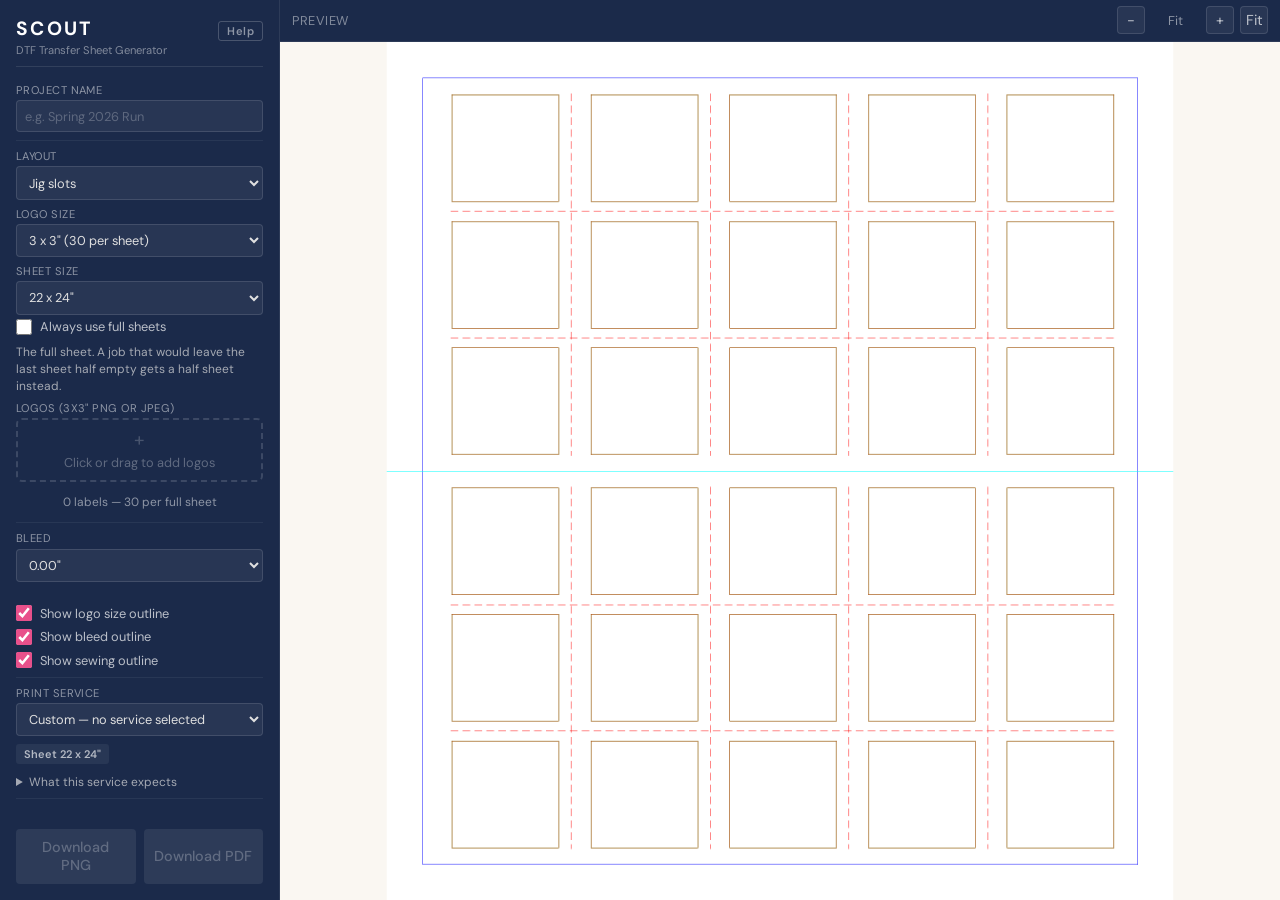
<file: index.html>
<!DOCTYPE html>
<html lang="en">
<head>
    <meta charset="UTF-8">
    <meta name="viewport" content="width=device-width, initial-scale=1.0">
    <meta http-equiv="Content-Security-Policy" content="
        default-src 'self';
        script-src 'self';
        style-src 'self' 'unsafe-inline';
        img-src 'self' blob: data:;
        font-src 'self';
        connect-src 'self';
        object-src 'none';
        base-uri 'none';
        form-action 'none'">
    <title>SCOUT - DTF Transfer Sheet Generator</title>
    <link rel="stylesheet" href="static/css/fonts.css">
    <link rel="stylesheet" href="static/css/style.css">
    <link rel="manifest" href="manifest.json">
    <meta name="theme-color" content="#1f2937">
    <link rel="icon" href="icons/icon-192.png">
</head>
<body>
    <div class="app">
        <!-- Left panel: controls -->
        <aside class="controls">
            <div class="brand">
                <div class="brand-row">
                    <span class="brand-name">SCOUT</span>
                    <a class="brand-help" href="guide.html"
                       target="_blank" rel="noopener noreferrer">Help</a>
                </div>
                <span class="brand-sub">DTF Transfer Sheet Generator</span>
            </div>

            <form id="upload-form" enctype="multipart/form-data">
                <section class="panel-section">
                    <div class="form-group">
                        <label for="project_name">Project Name</label>
                        <input type="text" id="project_name" name="project_name" placeholder="e.g. Spring 2026 Run" autocomplete="off" required>
                    </div>
                </section>

                <section class="panel-section">
                    <div class="form-group">
                        <label for="layout_mode">Layout</label>
                        <select id="layout_mode" name="layout_mode">
                            <option value="jig">Jig slots</option>
                            <option value="packed">Packed &mdash; cut by hand</option>
                        </select>
                    </div>

                    <div class="form-group">
                        <label for="logo_size">Logo Size</label>
                        <select id="logo_size" name="logo_size">
                            <option value="3x3">3 x 3"</option>
                            <option value="3.25x1.75">3.25 x 1.75"</option>
                            <option value="2.5x1.3">2.5 x 1.3"</option>
                            <option value="2x2">2 x 2"</option>
                        </select>
                    </div>

                    <div class="form-group">
                        <label for="output_size">Sheet Size</label>
                        <select id="output_size" name="output_size">
                            <option value="22x24">22 x 24"</option>
                            <option value="22x22">22 x 22"</option>
                        </select>
                        <label class="toggle-label" id="full-sheets-only-row">
                            <input type="checkbox" id="full_sheets_only">
                            <span>Always use full sheets</span>
                        </label>
                        <div class="field-note" id="sheet-size-note"></div>
                    </div>

                    <div class="form-group">
                        <label id="logo-label">Logos (3x3" PNG or JPEG)</label>
                        <div class="upload-area" id="upload-area">
                            <input type="file" id="logo" accept=".png,.jpg,.jpeg" multiple>
                            <div class="upload-content" id="upload-content">
                                <span class="upload-icon">+</span>
                                <span>Click or drag to add logos</span>
                            </div>
                        </div>
                    </div>
                    <div id="logo-queue" class="logo-queue"></div>
                    <div id="slot-counter" class="slot-counter">0 labels — 30 per full sheet</div>
                </section>

                <section class="panel-section" id="variable-data-section" hidden>
                    <div class="form-group">
                        <label>Variable Data</label>
                        <div id="variable-data-entries"></div>
                    </div>
                </section>

                <section class="panel-section">
                    <div class="form-row">
                        <div class="form-group" id="bleed-group">
                            <label for="bleed">Bleed</label>
                            <select id="bleed" name="bleed">
                                <option value="0.00">0.00"</option>
                                <option value="0.01">0.01"</option>
                                <option value="0.02">0.02"</option>
                            </select>
                        </div>
                        <div class="form-group" id="cut-group" hidden>
                            <label for="cut_margin">Cut margin (in)</label>
                            <input type="number" id="cut_margin" name="cut_margin"
                                   value="0.125" min="0" max="1" step="0.0625">
                        </div>
                    </div>
                    <div id="cut-fit" class="field-note" hidden></div>
                </section>
            </form>

            <div class="panel-section" id="outline-toggles">
                <label class="toggle-label">
                    <input type="checkbox" id="show-logo-outline" checked>
                    <span>Show logo size outline</span>
                </label>
                <label class="toggle-label">
                    <input type="checkbox" id="show-bleed-outline" checked>
                    <span>Show bleed outline</span>
                </label>
                <label class="toggle-label">
                    <input type="checkbox" id="show-sewing-outline" checked>
                    <span>Show sewing outline</span>
                </label>
            </div>

            <div class="panel-section" id="service-section">
                <div class="form-group">
                    <label for="print_service">Print Service</label>
                    <select id="print_service" name="print_service"></select>
                </div>
                <div id="service-summary" hidden></div>
                <div id="service-findings" hidden></div>
                <div id="service-format" class="field-note" hidden></div>
                <details id="service-notes" hidden>
                    <summary>What this service expects</summary>
                    <ul></ul>
                </details>
            </div>

            <div class="controls-spacer"></div>

            <div class="download-group">
                <button id="download-zip-btn" class="btn btn-download" disabled>Download PNG(s)</button>
                <button id="download-pdf-btn" class="btn btn-download" disabled>Download PDF</button>
            </div>

            <div id="status" hidden></div>
        </aside>

        <!-- Right panel: preview -->
        <main class="preview-panel">
            <div class="preview-toolbar">
                <span class="preview-title">Preview</span>
                <span class="zoom-controls">
                    <button id="zoom-out" class="btn-icon" title="Zoom out">-</button>
                    <span id="zoom-level">Fit</span>
                    <button id="zoom-in" class="btn-icon" title="Zoom in">+</button>
                    <button id="zoom-fit" class="btn-icon" title="Fit to view">Fit</button>
                </span>
            </div>
            <div class="preview-viewport" id="preview-viewport">
                <div id="preview-transform"></div>
            </div>
        </main>
    </div>

    <!-- Logo Editor Modal -->
    <div class="modal-overlay" id="logo-editor-overlay">
        <div class="modal" id="logo-editor-modal">
            <div class="modal-header">
                <span class="modal-title">Logo Placement</span>
                <button type="button" class="btn-icon modal-close" id="editor-close">&times;</button>
            </div>
            <div class="modal-content">
                <div class="modal-body">
                    <canvas id="editor-canvas"></canvas>
                </div>
                <div class="modal-controls">
                    <div class="editor-scale-row">
                        <label for="editor-scale">Scale</label>
                        <input type="range" id="editor-scale" min="50" max="150" value="100" step="1">
                        <span id="editor-scale-label">100%</span>
                    </div>
                    <div class="editor-scale-row editor-rotate-row">
                        <label for="editor-rotate">Rotate</label>
                        <input type="range" id="editor-rotate" min="-180" max="180" value="0" step="1">
                        <span id="editor-rotate-label">0&deg;</span>
                        <span class="align-group">
                            <button type="button" class="btn-icon rotate-step" data-rotate="-90" title="Rotate 90&deg; counter-clockwise">&#8634;</button>
                            <button type="button" class="btn-icon rotate-step" data-rotate="90" title="Rotate 90&deg; clockwise">&#8635;</button>
                        </span>
                    </div>
                    <div class="editor-align-row">
                        <span class="align-group">
                            <button type="button" class="btn-icon align-btn" data-align="left" title="Align left">&#9664;</button>
                            <button type="button" class="btn-icon align-btn" data-align="center-h" title="Center horizontal">&#9679;</button>
                            <button type="button" class="btn-icon align-btn" data-align="right" title="Align right">&#9654;</button>
                        </span>
                        <span class="align-group">
                            <button type="button" class="btn-icon align-btn" data-align="top" title="Align top">&#9650;</button>
                            <button type="button" class="btn-icon align-btn" data-align="center-v" title="Center vertical">&#9679;</button>
                            <button type="button" class="btn-icon align-btn" data-align="bottom" title="Align bottom">&#9660;</button>
                        </span>
                    </div>
                    <div class="editor-bg-row editor-image-row">
                        <label>Image</label>
                        <span class="align-group">
                            <button type="button" class="btn-icon bg-btn" id="editor-crop-open" title="Cut away part of the supplied image">Crop&hellip;</button>
                            <button type="button" class="btn-icon bg-btn" id="editor-trim" title="Find empty margins and stray lines along the edges">Trim edges</button>
                        </span>
                        <div class="editor-sew-note" id="editor-image-note"></div>
                    </div>
                    <div class="crop-panel" id="editor-crop-panel">
                        <label class="crop-title">Crop</label>
                        <div class="crop-readout" id="editor-crop-readout"></div>
                        <div class="editor-sew-note" id="editor-crop-msg"></div>
                        <span class="align-group">
                            <button type="button" class="btn-icon bg-btn" id="editor-crop-trim">Trim edges</button>
                            <button type="button" class="btn-icon bg-btn" id="editor-crop-all">Whole image</button>
                        </span>
                        <div class="editor-sew-note">Drag an edge or a corner, or drag inside the box to move it. The crop is taken from the supplied file, before Rotate.</div>
                        <div class="editor-actions">
                            <button type="button" class="btn btn-secondary" id="editor-crop-cancel">Cancel</button>
                            <button type="button" class="btn btn-primary" id="editor-crop-apply">Apply crop</button>
                        </div>
                    </div>
                    <div class="editor-bg-row">
                        <label>Background</label>
                        <span class="align-group">
                            <button type="button" class="btn-icon bg-btn active" data-bg="transparent" title="Transparent background">Transparent</button>
                            <button type="button" class="btn-icon bg-btn" data-bg="color" title="Solid color background">Color</button>
                        </span>
                        <input type="color" id="editor-bg-color" value="#ffffff" title="Background color">
                    </div>
                    <div class="editor-bg-row editor-sew-row">
                        <label>Sewing buffer</label>
                        <span class="align-group" id="editor-sew-group">
                            <button type="button" class="btn-icon sew-btn" data-sew="none" title="No sewing buffer: artwork may reach the label edge">None</button>
                            <button type="button" class="btn-icon sew-btn" data-sew="3mm" title="Keep artwork 3 mm inside the label edge">3 mm</button>
                            <button type="button" class="btn-icon sew-btn" data-sew="4mm" title="Keep artwork 4 mm inside the label edge">4 mm</button>
                            <button type="button" class="btn-icon sew-btn" data-sew="0.25in" title="Keep artwork a quarter inch inside the label edge">&frac14;"</button>
                        </span>
                        <div class="editor-sew-note" id="editor-sew-note"></div>
                        <label class="toggle-label editor-sew-all" id="editor-sew-all-wrap" hidden>
                            <input type="checkbox" id="editor-sew-all">
                            <span>Use on every logo</span>
                        </label>
                    </div>
                    <div class="editor-text-section" id="editor-text-section">
                        <button type="button" class="btn btn-secondary btn-add-text" id="editor-add-text">+ Add Text</button>
                        <div class="editor-text-controls" id="editor-text-controls" hidden>
                            <div class="editor-text-row">
                                <label for="editor-font-family">Font</label>
                                <select id="editor-font-family">
                                    <option value="Helvetica">Helvetica</option>
                                    <option value="Arial">Arial</option>
                                    <option value="Times New Roman">Times New Roman</option>
                                    <option value="Courier">Courier</option>
                                    <option value="Georgia">Georgia</option>
                                    <option value="Verdana">Verdana</option>
                                </select>
                            </div>
                            <div class="editor-text-row">
                                <label for="editor-font-size">Size</label>
                                <input type="number" id="editor-font-size" value="60" min="12" max="300" step="1">
                                <span class="editor-text-unit">px</span>
                            </div>
                            <div class="editor-text-row">
                                <label for="editor-font-weight">Weight</label>
                                <select id="editor-font-weight">
                                    <option value="regular">Regular</option>
                                    <option value="bold">Bold</option>
                                </select>
                            </div>
                            <div class="editor-text-row">
                                <label for="editor-text-color">Color</label>
                                <input type="color" id="editor-text-color" value="#FFFFFF">
                            </div>
                            <div class="editor-text-row">
                                <label>Align</label>
                                <span class="align-group">
                                    <button type="button" class="btn-icon text-align-btn" data-text-align="left" title="Left">L</button>
                                    <button type="button" class="btn-icon text-align-btn active" data-text-align="center" title="Center">C</button>
                                    <button type="button" class="btn-icon text-align-btn" data-text-align="right" title="Right">R</button>
                                </span>
                            </div>
                            <div class="editor-text-row text-pos-row">
                                <label>Pos</label>
                                <span class="align-group">
                                    <button type="button" class="btn-icon text-pos-btn" data-text-pos="left" title="Position left">&#9664;</button>
                                    <button type="button" class="btn-icon text-pos-btn" data-text-pos="center-h" title="Position center horizontal">&#9679;</button>
                                    <button type="button" class="btn-icon text-pos-btn" data-text-pos="right" title="Position right">&#9654;</button>
                                </span>
                                <span class="align-group">
                                    <button type="button" class="btn-icon text-pos-btn" data-text-pos="top" title="Position top">&#9650;</button>
                                    <button type="button" class="btn-icon text-pos-btn" data-text-pos="center-v" title="Position center vertical">&#9679;</button>
                                    <button type="button" class="btn-icon text-pos-btn" data-text-pos="bottom" title="Position bottom">&#9660;</button>
                                </span>
                            </div>
                            <button type="button" class="btn btn-secondary btn-remove-text" id="editor-remove-text">Remove Text</button>
                        </div>
                    </div>
                    <div class="controls-spacer"></div>
                    <div class="editor-actions">
                        <button type="button" class="btn btn-secondary" id="editor-reset">Reset</button>
                        <button type="button" class="btn btn-secondary" id="editor-cancel">Cancel</button>
                        <button type="button" class="btn btn-primary" id="editor-save">Save</button>
                    </div>
                </div>
            </div>
        </div>
    </div>

    <!-- Renderer: geometry, resampling, placement, text, assembly. -->
    <script src="static/js/templates.js"></script>
    <script src="static/js/resample.js"></script>
    <script src="static/js/place.js"></script>
    <script src="static/js/text.js"></script>
    <script src="static/js/render.js"></script>
    <!-- Export formats. -->
    <script src="static/js/export-png.js"></script>
    <script src="static/js/export-zip.js"></script>
    <script src="static/js/export-pdf.js"></script>
    <!-- UI. -->
    <script src="static/js/app-render.js"></script>
    <script src="static/js/validate.js"></script>
    <script src="static/js/services.js"></script>
    <script src="static/js/precheck.js"></script>
    <script src="static/js/main.js"></script>
    <script src="static/js/pwa.js"></script>
</body>
</html>
</file>
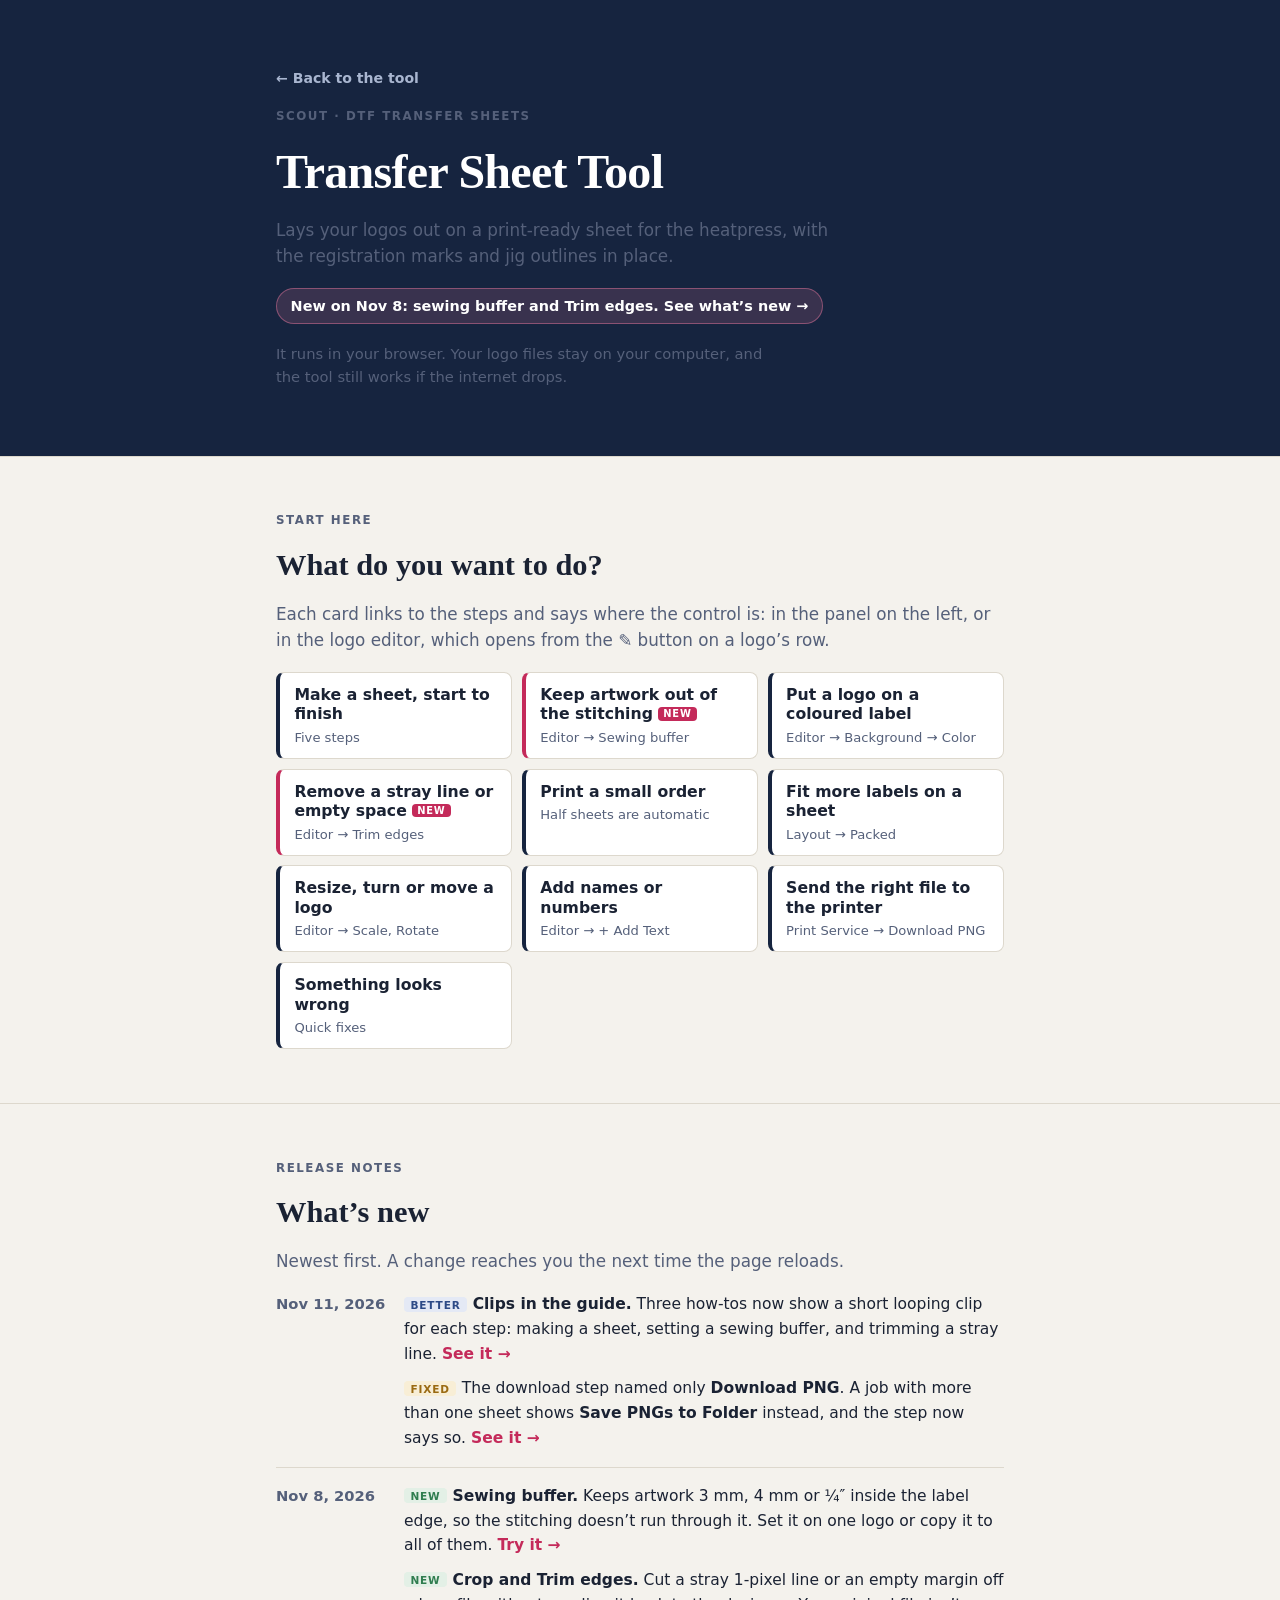
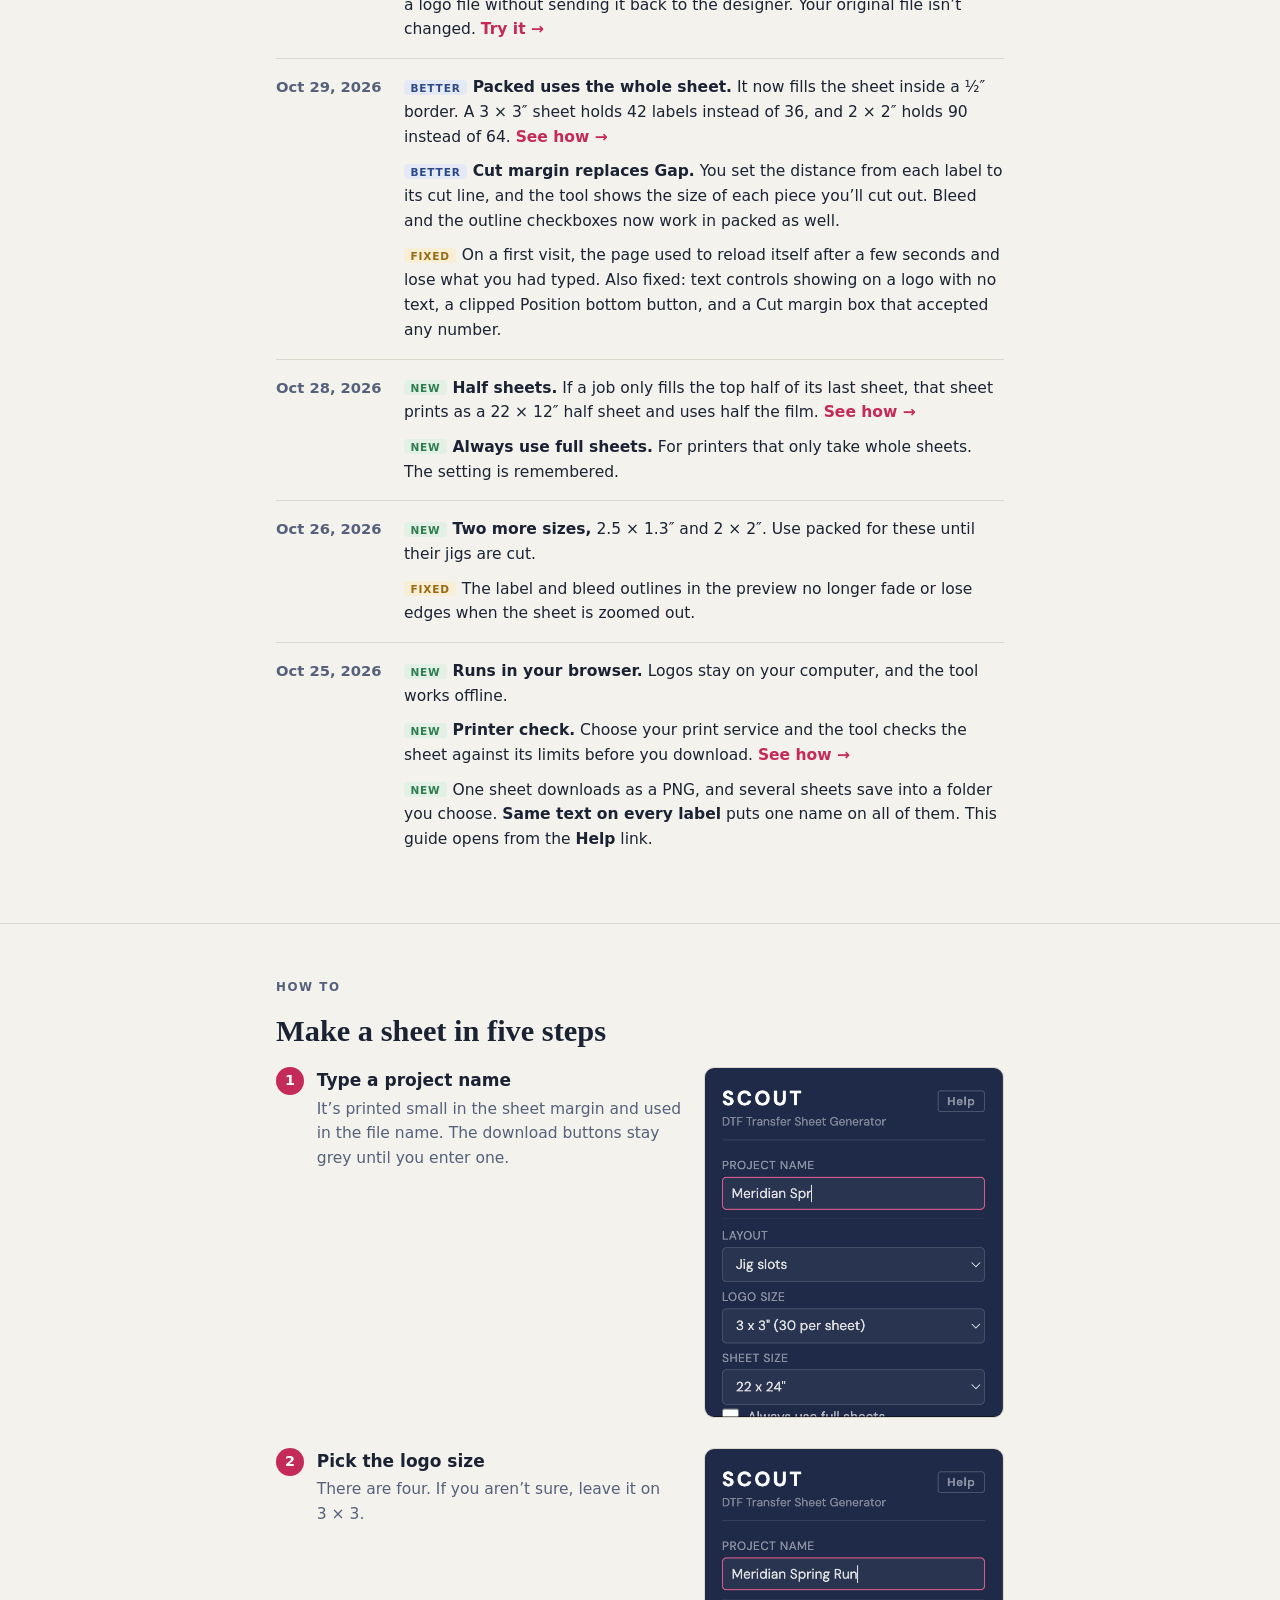
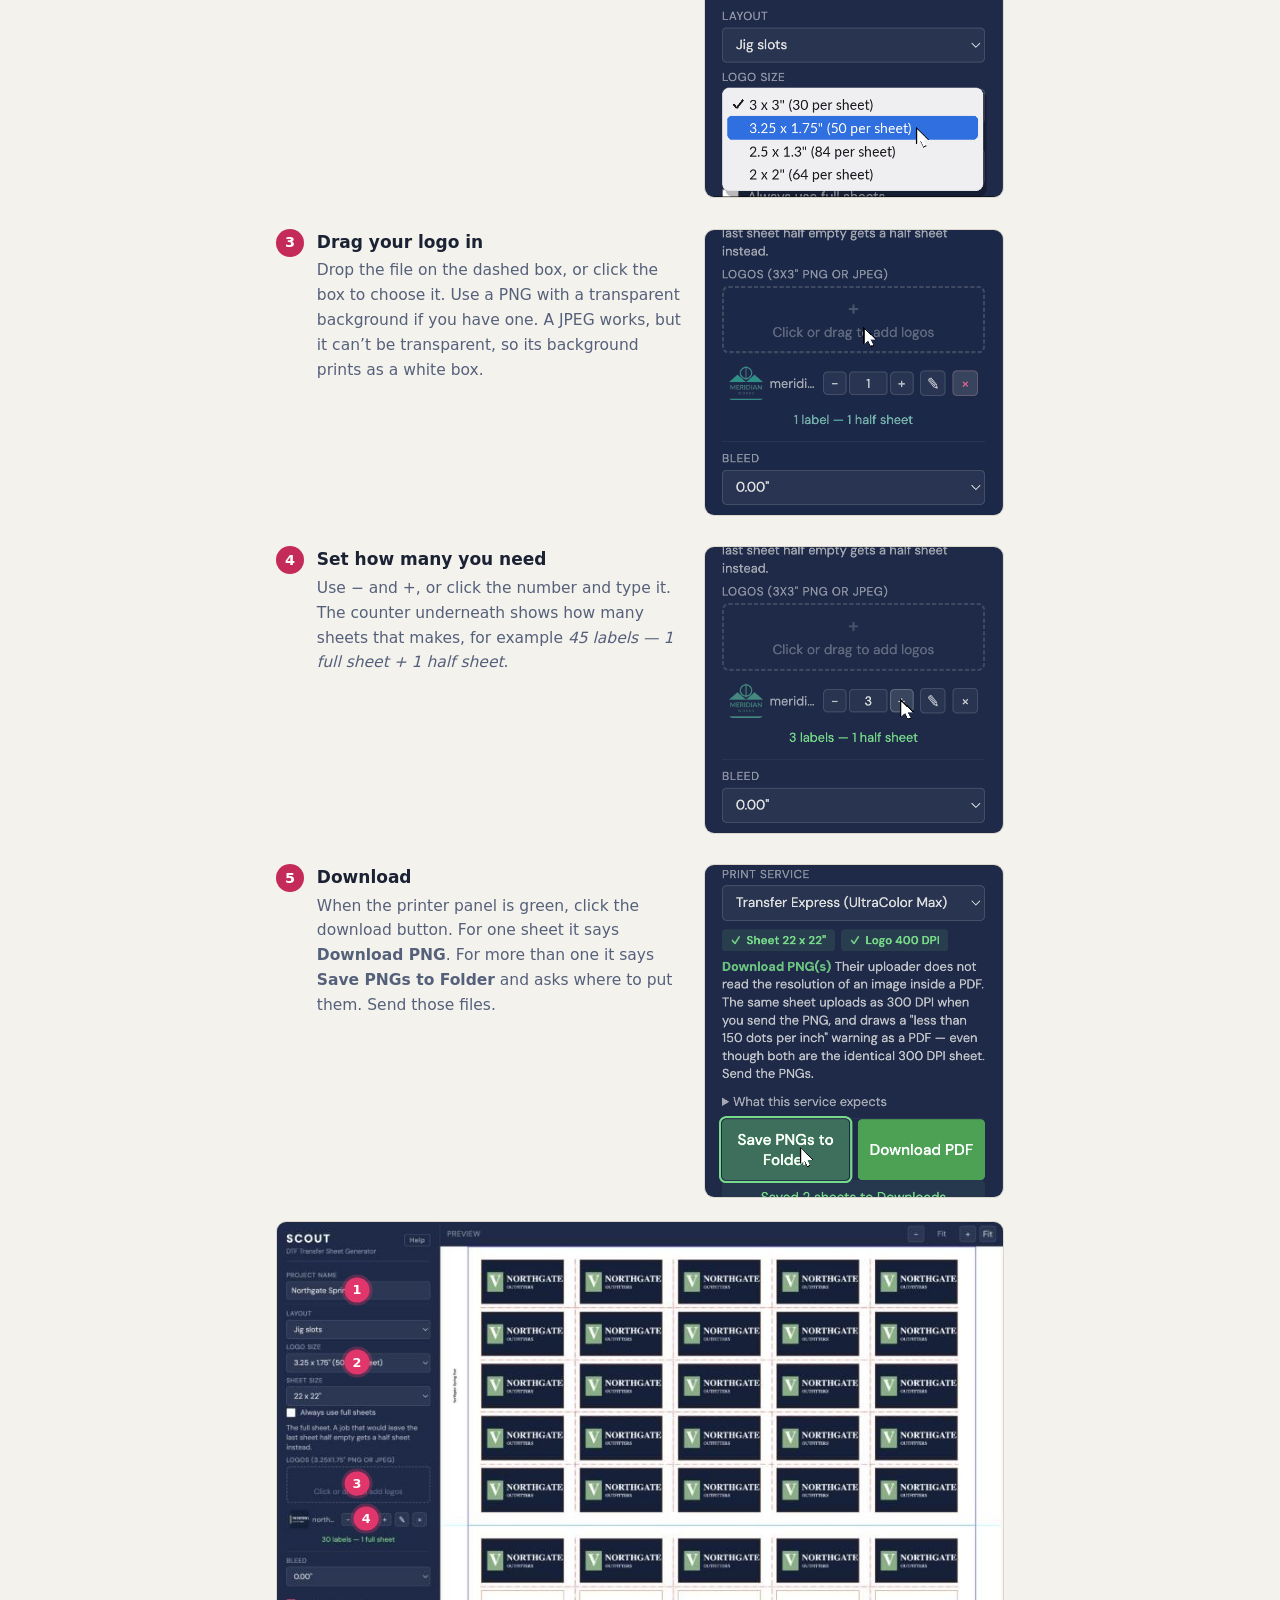
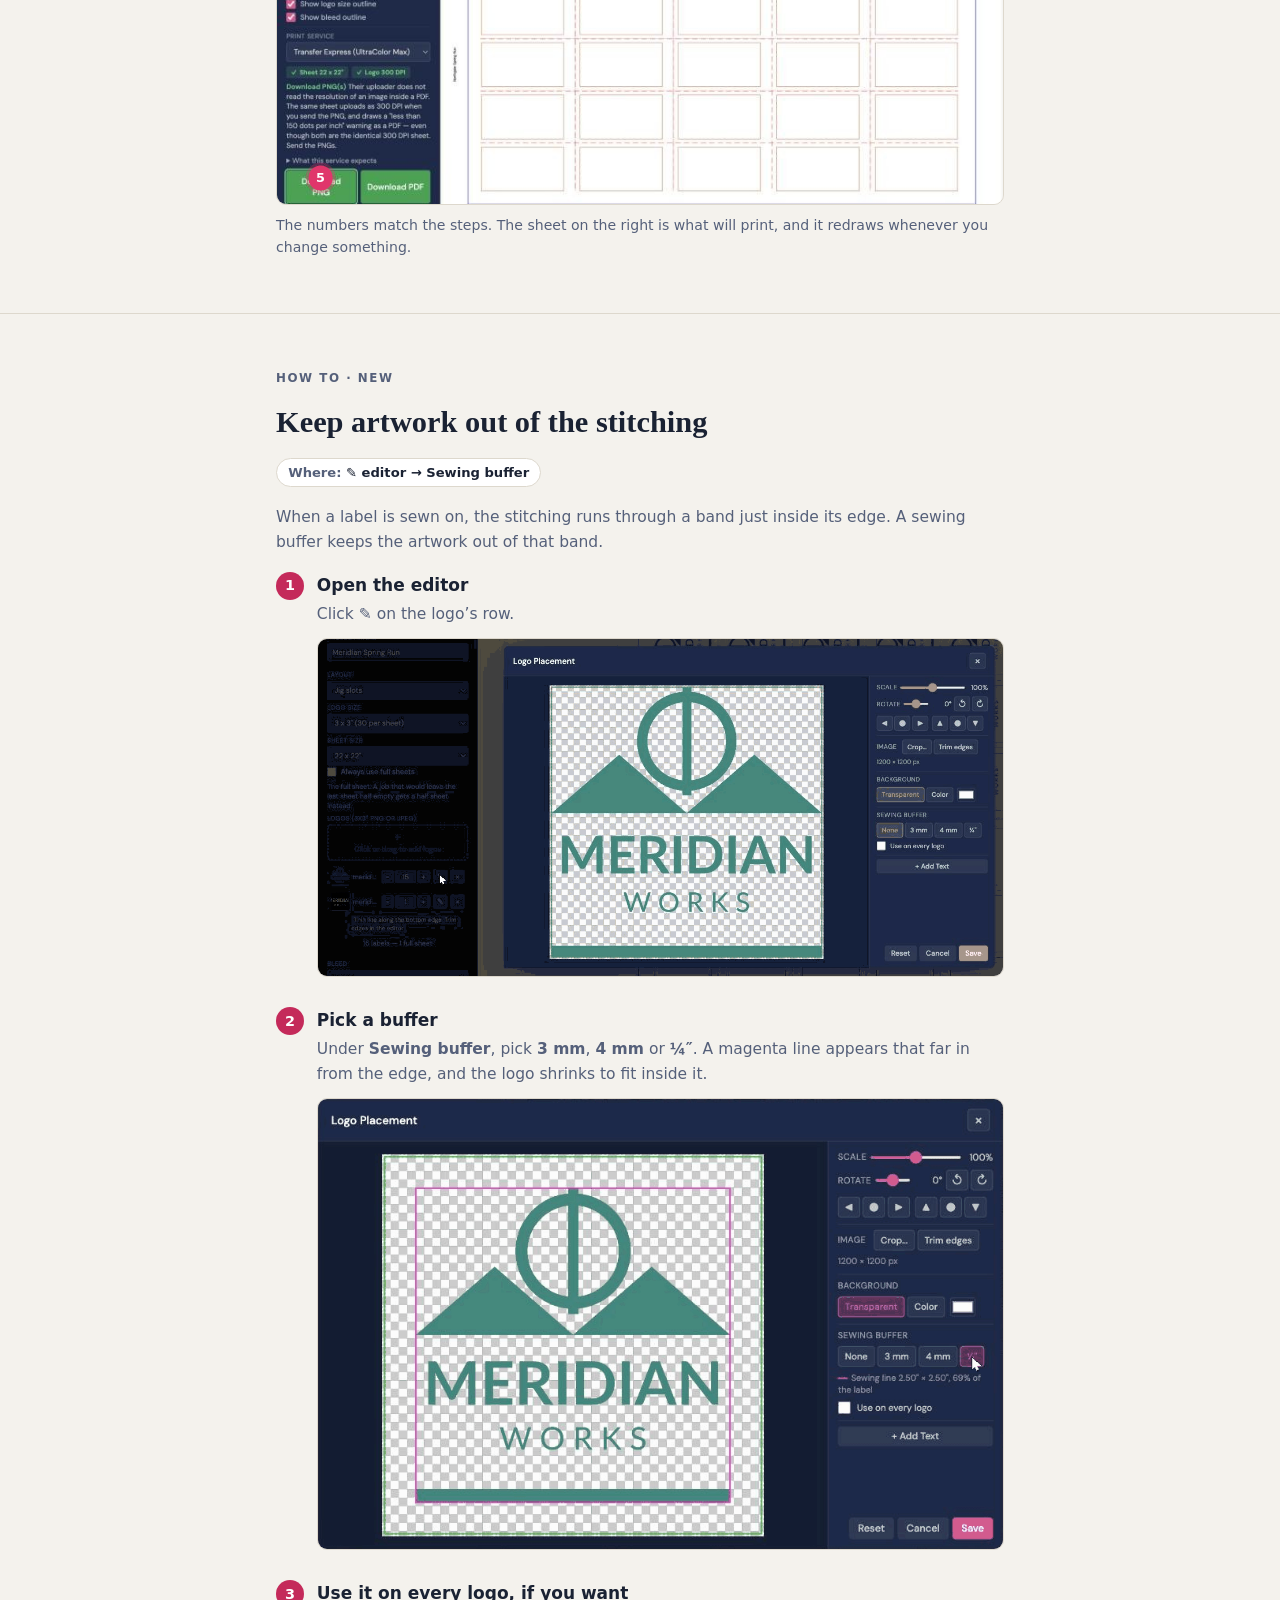
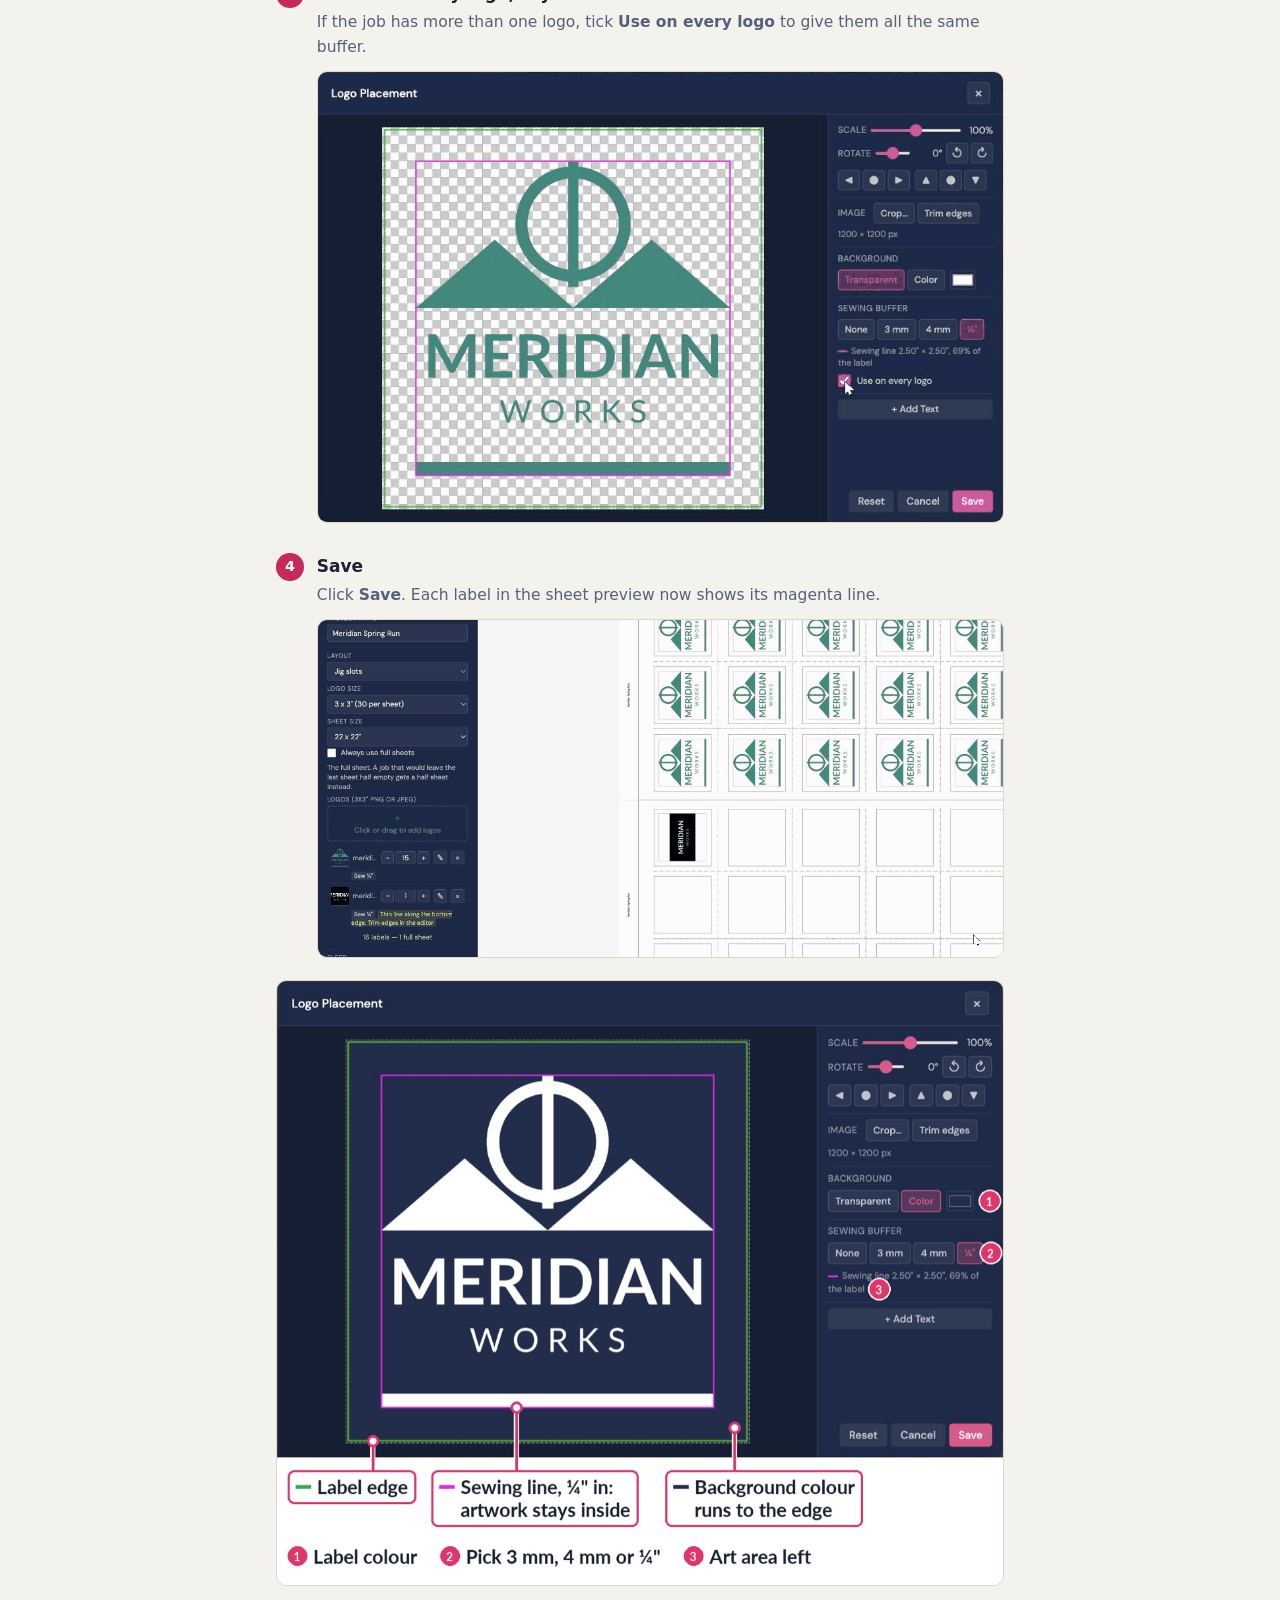
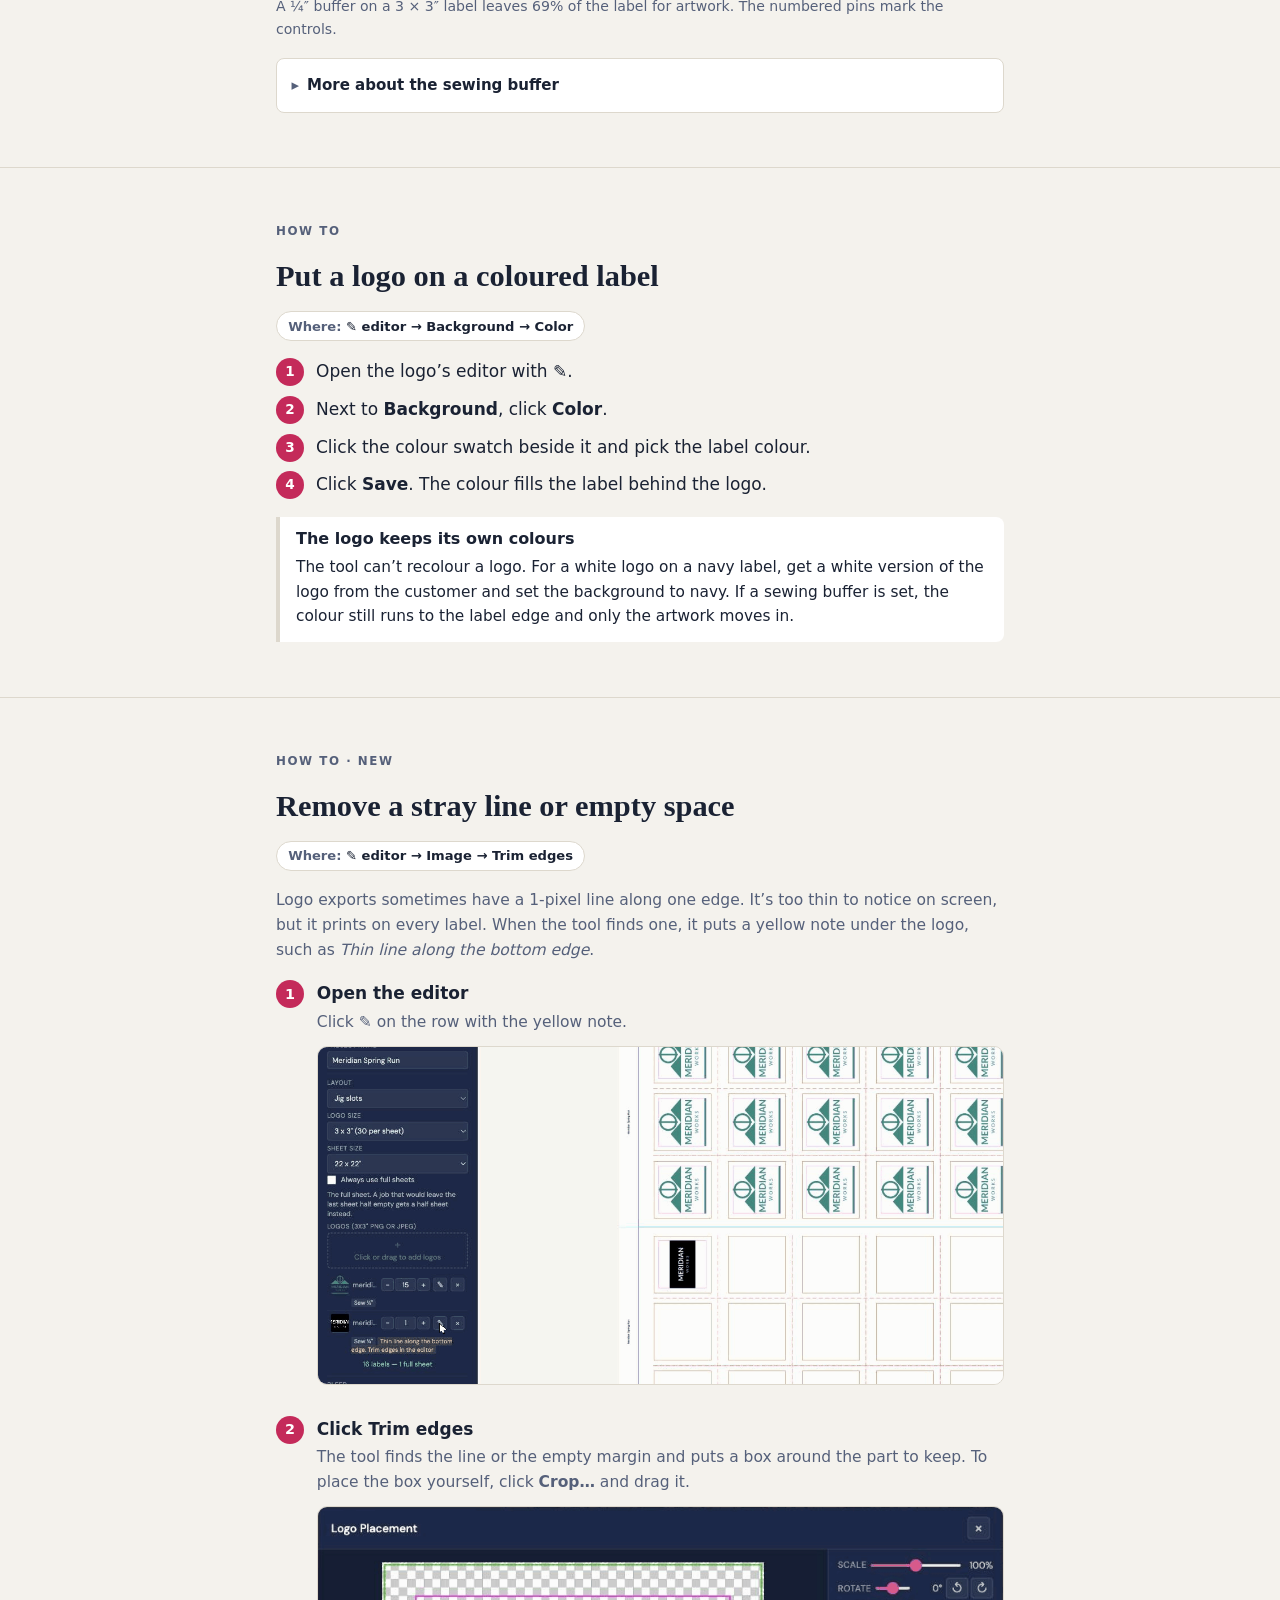
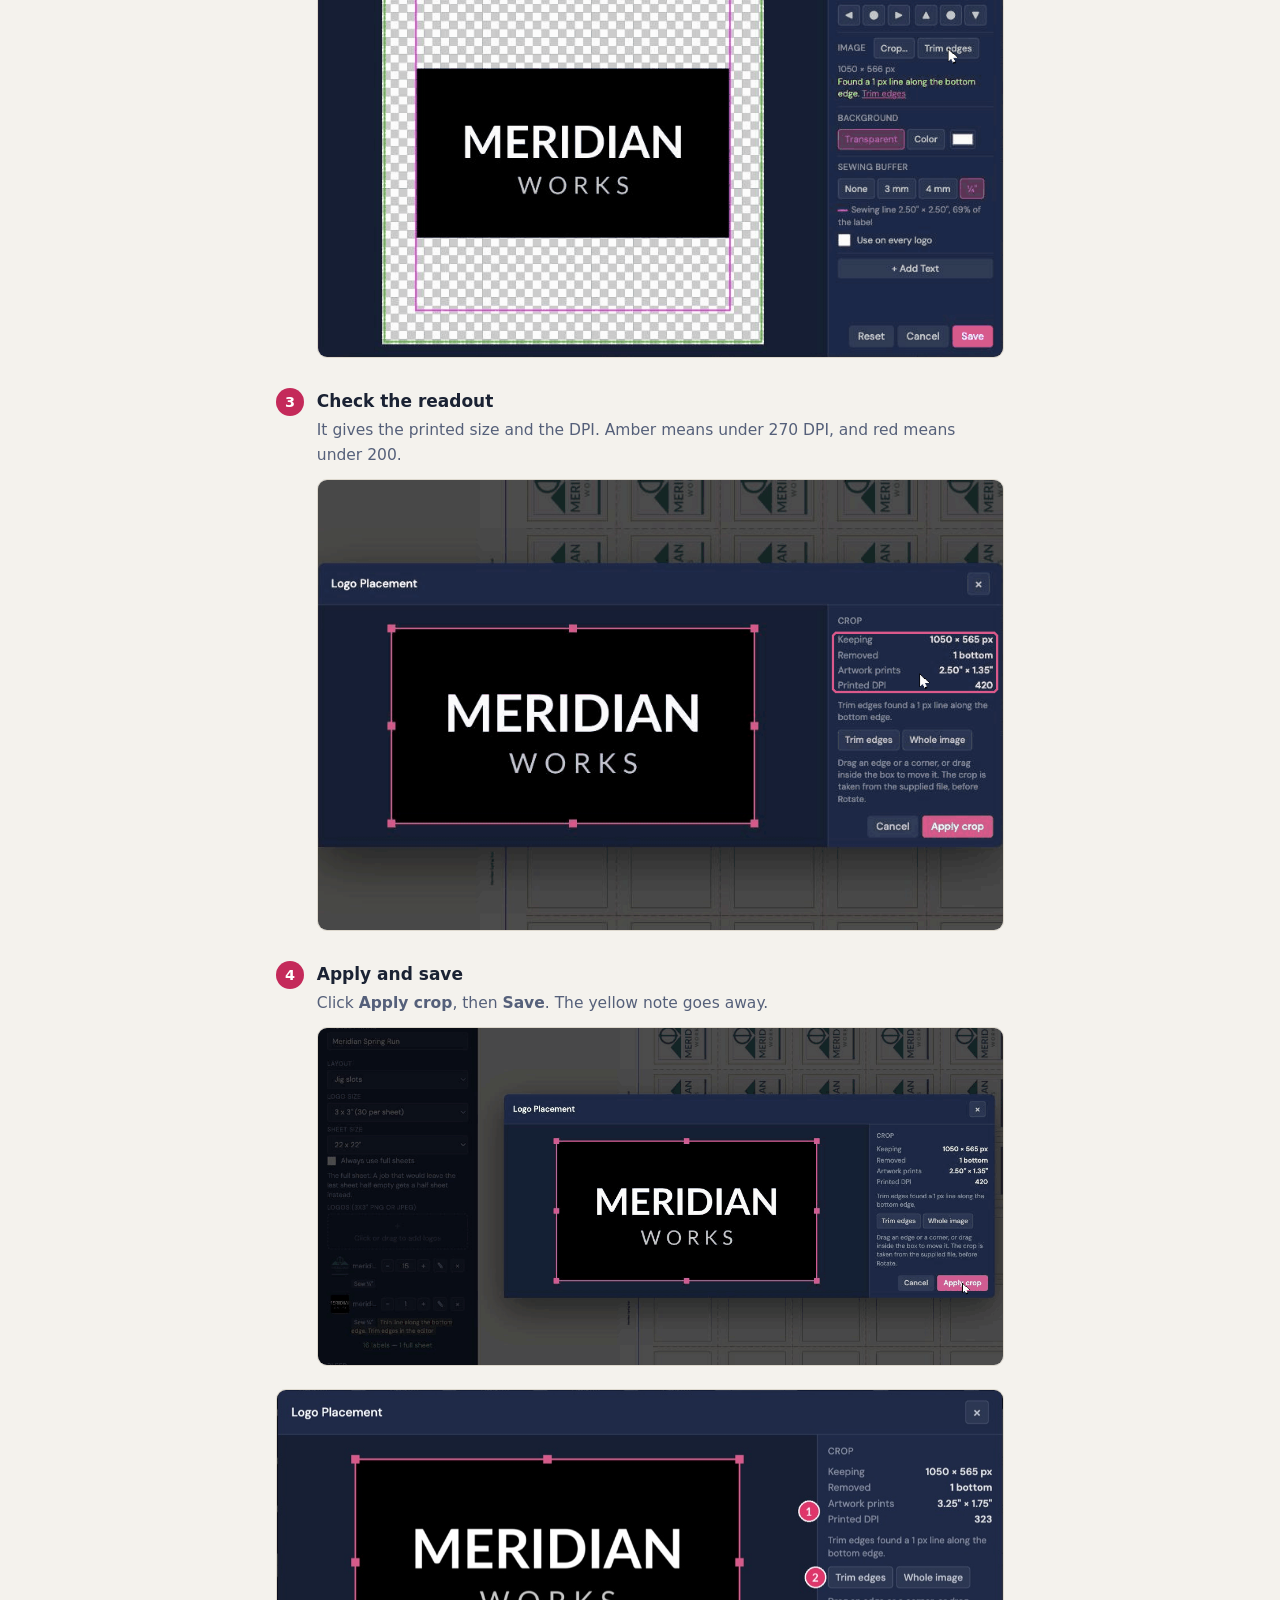
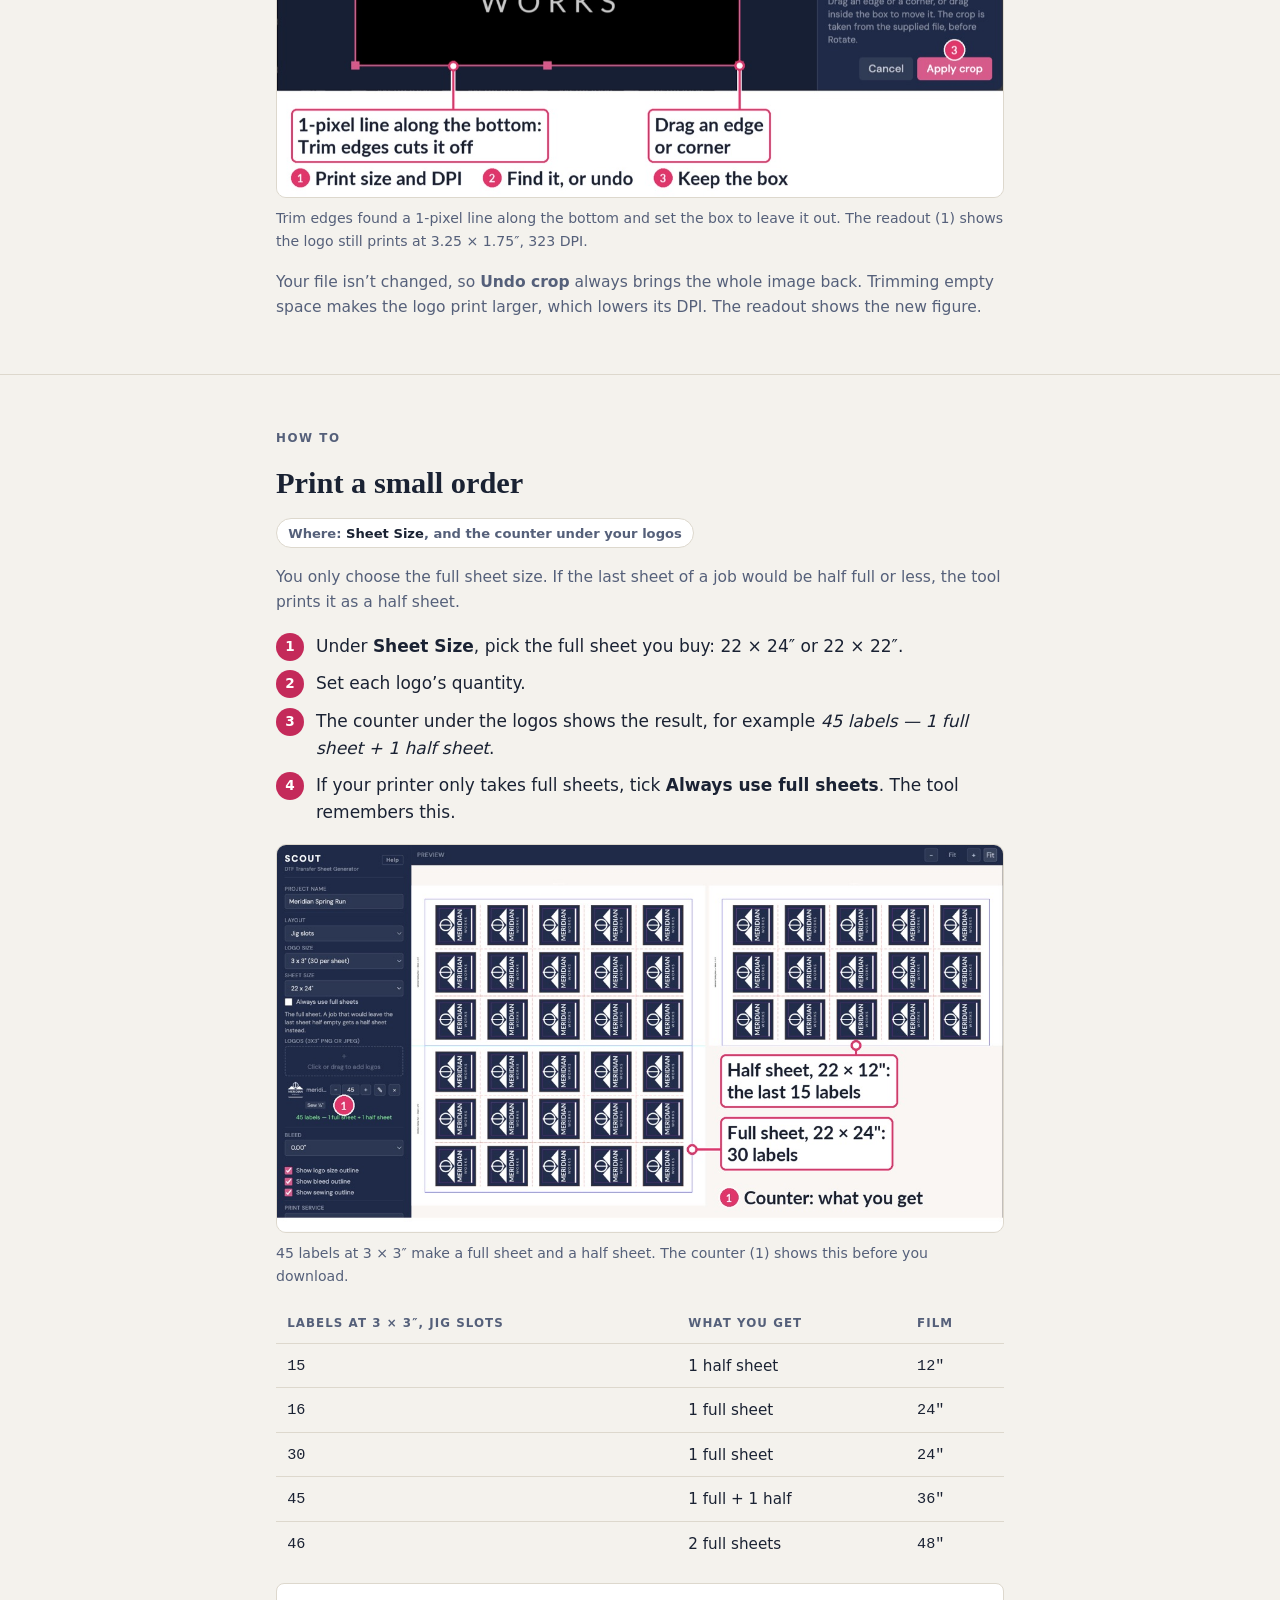
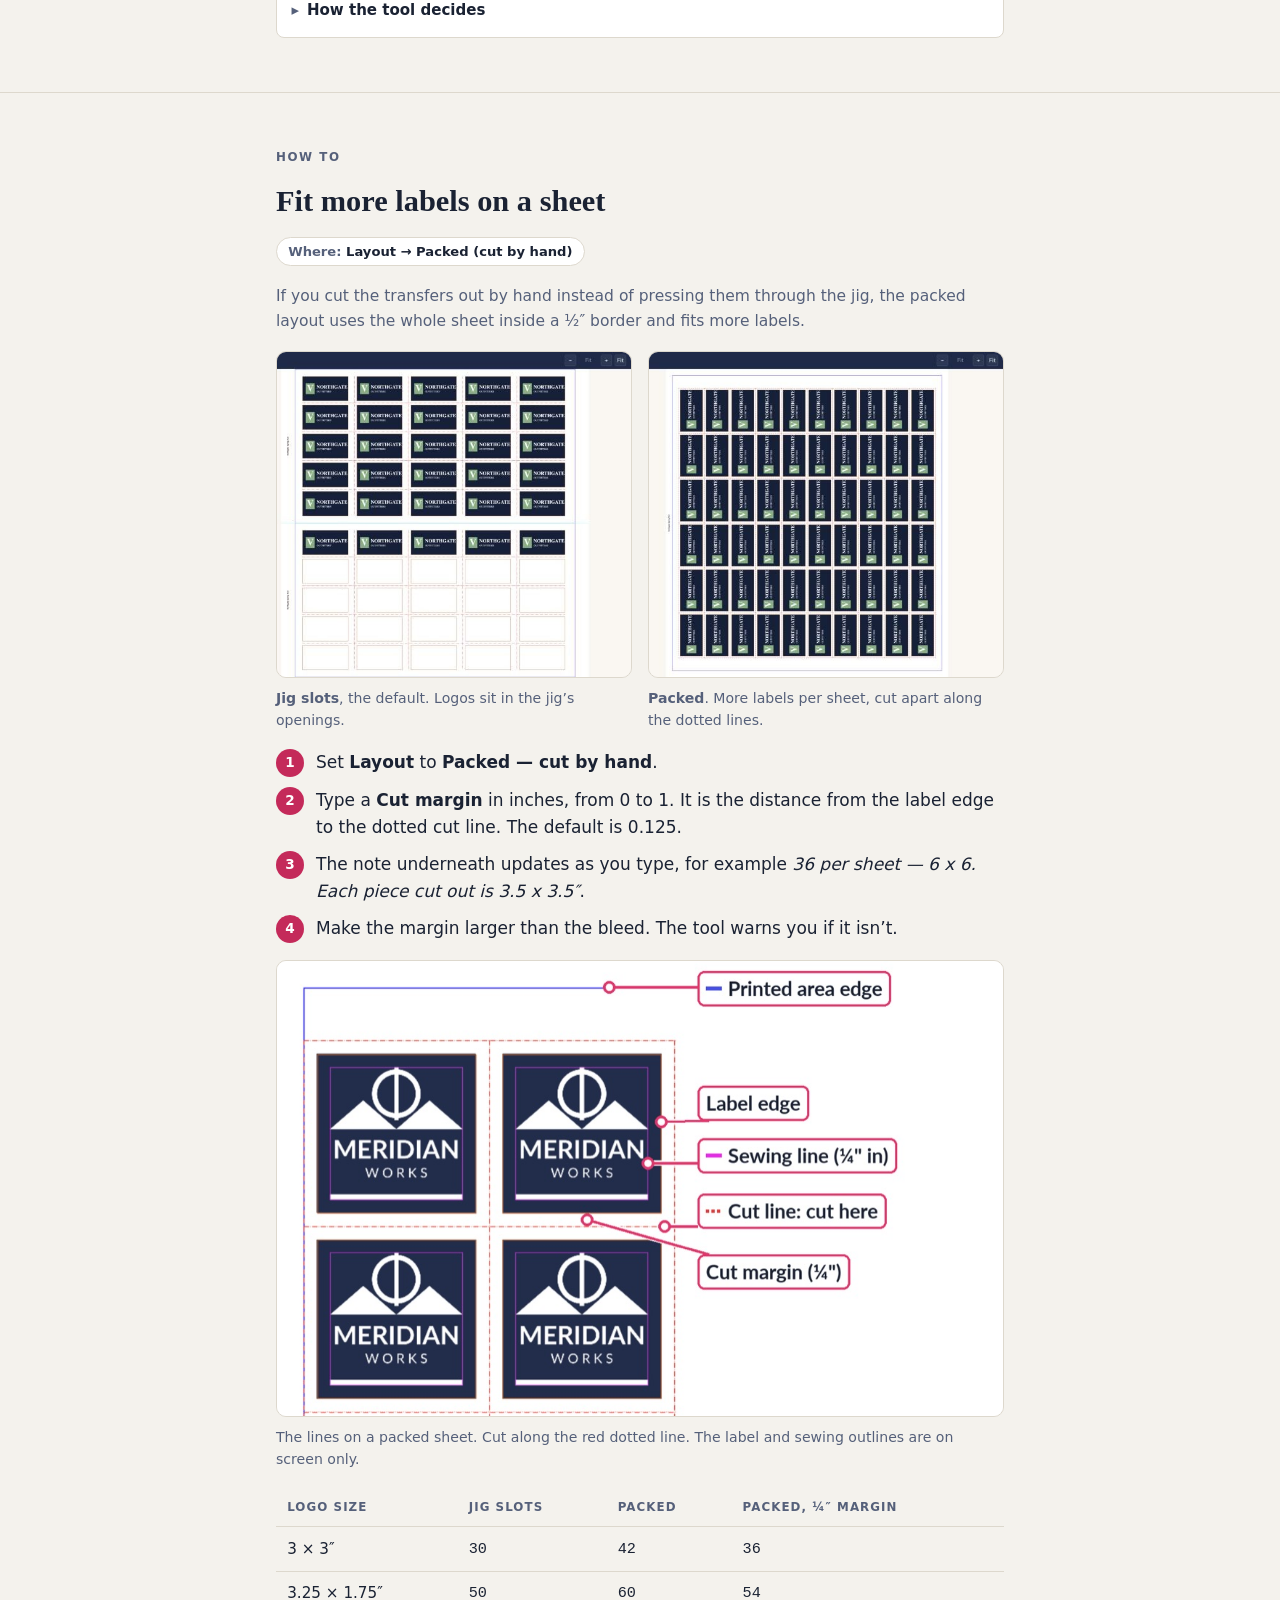
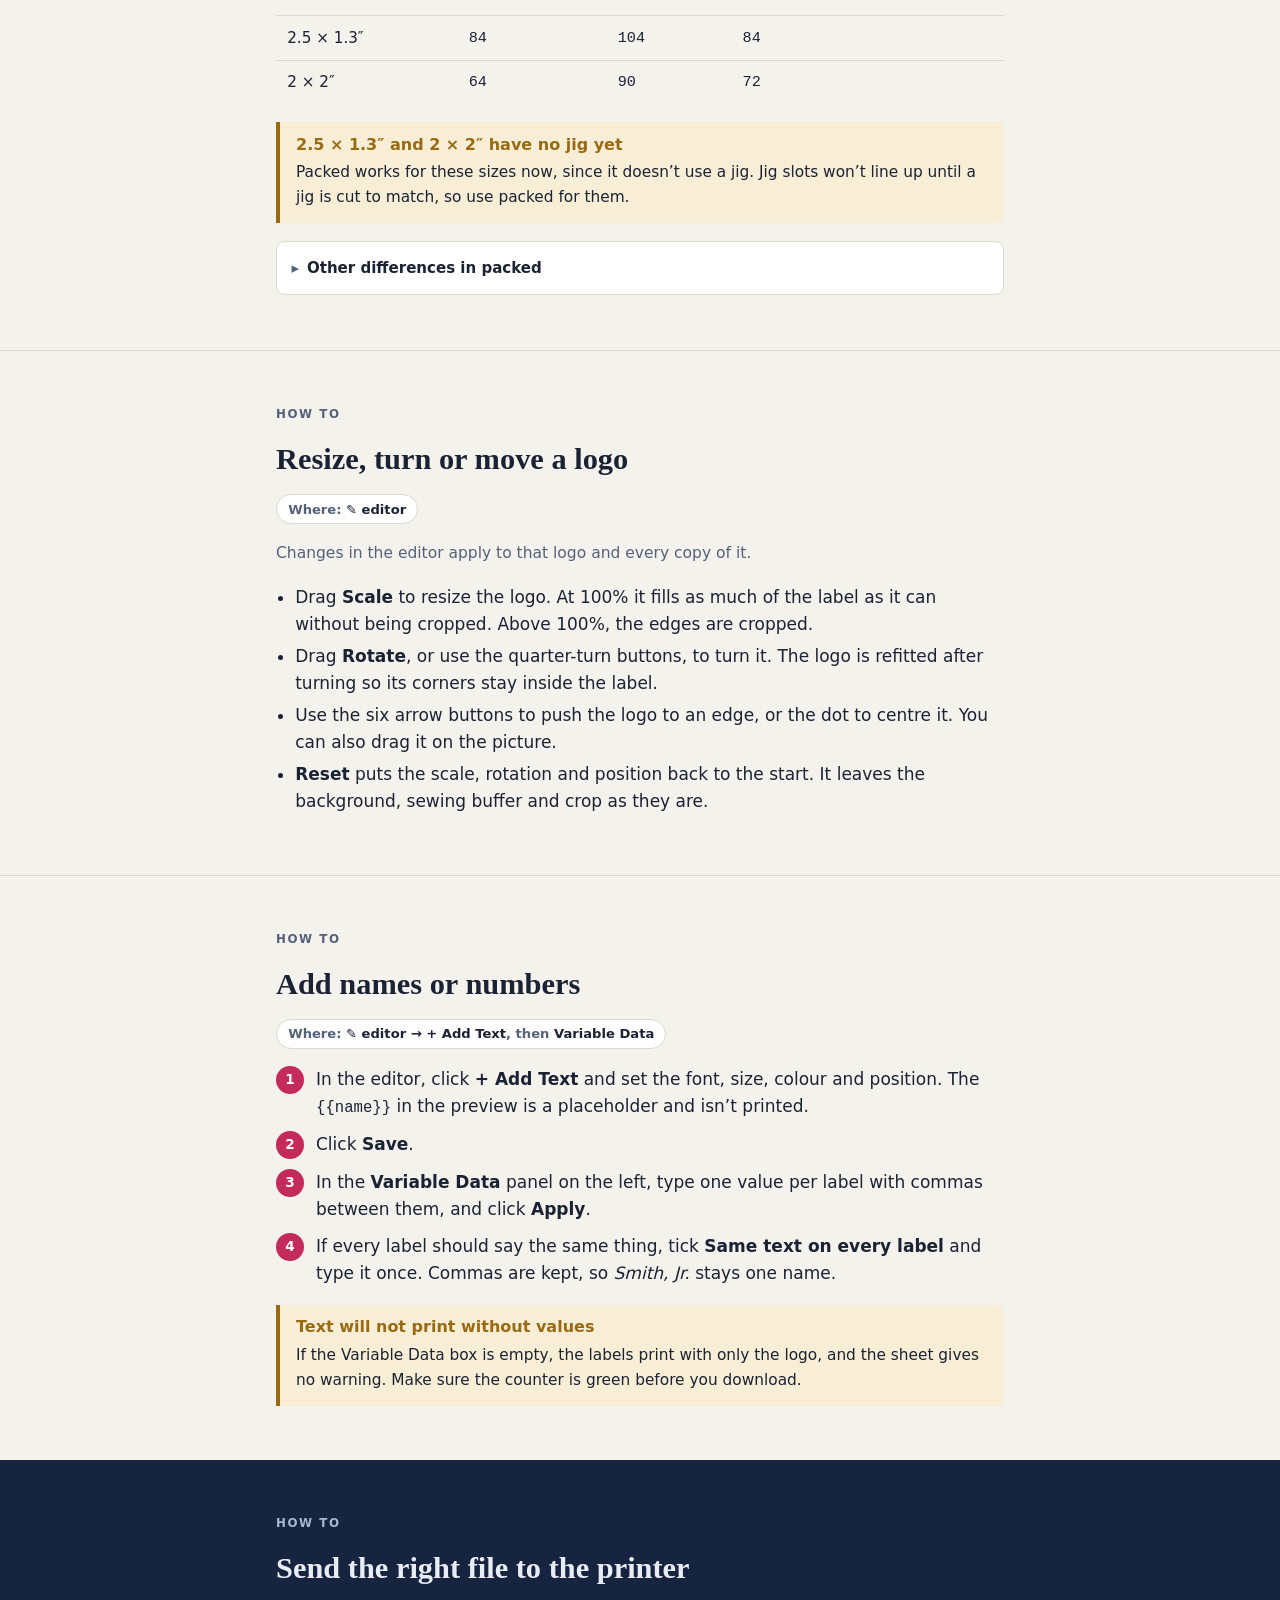
<file: guide.html>
<!DOCTYPE html>
<html lang="en">
<head>
<meta charset="UTF-8">
<meta name="viewport" content="width=device-width, initial-scale=1.0">
<meta http-equiv="Content-Security-Policy" content="
    default-src 'self';
    script-src 'none';
    style-src 'self' 'unsafe-inline' https://fonts.googleapis.com;
    font-src 'self' https://fonts.gstatic.com;
    img-src 'self' data:;
    connect-src 'none';
    object-src 'none';
    base-uri 'none';
    form-action 'none'">
<style>
  :root { color-scheme: light; }
  * { box-sizing: border-box; }
  body { margin: 0; }
  img { max-width: 100%; }
  [hidden] { display: none !important; }

/* ---- How-to steps with a looping clip each ---- */
ol.gsteps { list-style: none; padding: 0; margin: 0; display: grid; gap: 1.6rem; }
.gstep { display: grid; grid-template-columns: minmax(0, 1fr) minmax(0, 300px);
  gap: 1.2rem; align-items: start; }
.gstep.wide { grid-template-columns: minmax(0, 1fr); gap: .7rem; }
.gtext { display: grid; grid-template-columns: 1.75rem 1fr; gap: .8rem; }
.gtext p { color: var(--ink-soft); font-size: .97rem; margin-top: .15rem; }
.gnum { width: 1.75rem; height: 1.75rem; border-radius: 50%; display: grid;
  place-items: center; background: var(--accent); color: #fff; font-weight: 700;
  font-size: .9rem; }
.clip { margin: 0; border: 1px solid var(--rule); border-radius: 10px;
  overflow: hidden; background: var(--card); }
.clip img { display: block; width: 100%; height: auto; }
.gstep.wide .clip { margin-left: 2.55rem; }
@media (max-width: 620px) {
  .gstep { grid-template-columns: minmax(0, 1fr); gap: .7rem; }
  .gstep .clip, .gstep.wide .clip { margin-left: 0; }
  .gstep:not(.wide) .clip { max-width: 340px; }
}
</style>
<title>Transfer Sheet Tool Guide</title>
<link rel="stylesheet" href="https://fonts.googleapis.com/css2?family=Fraunces:opsz,wght@9..144,500;9..144,700&family=Source+Sans+3:wght@400;600;700&family=Source+Code+Pro:wght@500&display=swap">
<style>
/* Layout: one reading column, full-bleed figure bands, detail folded into
   disclosures so each section opens with the short version. */
:root {
  --paper:      #f4f2ed;
  --card:       #ffffff;
  --ink:        #1a2233;
  --ink-soft:   #55607a;
  --rule:       #ddd8cd;
  --navy:       #16243f;
  --navy-ink:   #e8ecf5;
  --go:         #2f7d4f;
  --go-bg:      #e3f0e6;
  --stop:       #b23c3c;
  --stop-bg:    #f8e5e3;
  --warn:       #9a6a12;
  --warn-bg:    #f8eed6;
  --display: "Fraunces", Georgia, serif;
  --body:    "Source Sans 3", system-ui, sans-serif;
  --mono:    "Source Code Pro", ui-monospace, monospace;
}
@media (prefers-color-scheme: dark) {
  :root:not([data-theme="light"]) {
    --paper: #12161f; --card: #1a202c; --ink: #e9ecf3; --ink-soft: #9aa5bd;
    --rule: #2e3647; --navy: #0d1626; --navy-ink: #e8ecf5;
    --go: #6fcf8f; --go-bg: #15301f; --stop: #f08a7f; --stop-bg: #3a1d1b;
    --warn: #e3b964; --warn-bg: #382d12;
    color-scheme: dark;
  }
}
:root[data-theme="dark"] {
  --paper: #12161f; --card: #1a202c; --ink: #e9ecf3; --ink-soft: #9aa5bd;
  --rule: #2e3647; --navy: #0d1626; --navy-ink: #e8ecf5;
  --go: #6fcf8f; --go-bg: #15301f; --stop: #f08a7f; --stop-bg: #3a1d1b;
  --warn: #e3b964; --warn-bg: #382d12;
  color-scheme: dark;
}

body { background: var(--paper); color: var(--ink); font-family: var(--body);
       font-size: 17px; line-height: 1.6; }
.wrap { max-width: 760px; margin-inline: auto;
        padding-left: max(16px, env(safe-area-inset-left, 0px));
        padding-right: max(16px, env(safe-area-inset-right, 0px)); }
h1, h2, h3 { font-family: var(--display); text-wrap: balance; line-height: 1.15;
             margin: 0; font-weight: 700; }
h1 { font-size: clamp(2rem, 6vw, 3rem); letter-spacing: -0.015em; }
h2 { font-size: clamp(1.45rem, 4vw, 1.9rem); }
h3 { font-size: 1.15rem; font-family: var(--body); font-weight: 700; }
p  { margin: 0; }
a  { color: inherit; }
code, .mono { font-family: var(--mono); font-size: 0.92em; }

/* ---- bands ---- */
.band { padding-block: clamp(2.2rem, 6vw, 3.4rem); border-top: 1px solid var(--rule); }
.band.dark { background: var(--navy); color: var(--navy-ink); border-top: none; }
.band.dark .eyebrow, .band.dark .lede { color: #a9b6d0; }
.stack { display: flex; flex-direction: column; gap: 1.1rem; }
.eyebrow { font-size: 0.74rem; font-weight: 700; letter-spacing: 0.13em;
           text-transform: uppercase; color: var(--ink-soft); }
.lede { color: var(--ink-soft); font-size: 1.05rem; }

/* ---- hero ---- */
.hero { background: var(--navy); color: var(--navy-ink);
        padding-block: clamp(2.6rem, 8vw, 4.2rem); }
.hero h1 { color: #fff; }
.urlbar { text-decoration: none; display: inline-flex; align-items: center; gap: .6rem; flex-wrap: wrap;
          background: rgba(255,255,255,.08); border: 1px solid rgba(255,255,255,.18);
          border-radius: 8px; padding: .55rem .8rem; font-family: var(--mono);
          font-size: .9rem; word-break: break-all; }
.hero .lede { max-width: 54ch; }
.backlink { color: #a9b6d0; text-decoration: none; font-size: .88rem;
            font-weight: 600; width: fit-content; }
.backlink:hover, .backlink:focus-visible { color: #fff; }

/* ---- step cards ---- */
.steps { display: grid; gap: .7rem; }
.step { display: grid; grid-template-columns: 2.1rem 1fr; gap: .9rem;
        align-items: start; background: var(--card); border: 1px solid var(--rule);
        border-radius: 10px; padding: .9rem 1rem; }
.num { width: 2.1rem; height: 2.1rem; border-radius: 50%; display: grid;
       place-items: center; background: var(--navy); color: #fff;
       font-family: var(--display); font-weight: 700; font-size: 1rem; }
.step p { color: var(--ink-soft); font-size: .97rem; margin-top: .15rem; }
.step strong { color: var(--ink); }

/* ---- annotated figure ---- */
figure { margin: 0; }
.shot { position: relative; border: 1px solid var(--rule); border-radius: 10px;
        overflow: hidden; background: var(--card); }
.shot img { display: block; width: 100%; max-width: 100%; }
.pin { position: absolute; width: 1.55rem; height: 1.55rem; border-radius: 50%;
       background: #e0366b; color: #fff; display: grid; place-items: center;
       font-size: .8rem; font-weight: 700; transform: translate(-50%, -50%);
       box-shadow: 0 0 0 3px rgba(224,54,107,.3); font-family: var(--body); }
figcaption { color: var(--ink-soft); font-size: .88rem; margin-top: .55rem; }

/* ---- callouts ---- */
.note { border-left: 4px solid var(--rule); background: var(--card);
        border-radius: 0 8px 8px 0; padding: .85rem 1rem; display: grid; gap: .4rem; }
.note.stop { border-left-color: var(--stop); background: var(--stop-bg); }
.note.go   { border-left-color: var(--go);   background: var(--go-bg); }
.note.warn { border-left-color: var(--warn); background: var(--warn-bg); }
.note h3 { font-size: 1rem; }
.note.stop h3 { color: var(--stop); }
.note.go h3   { color: var(--go); }
.note.warn h3 { color: var(--warn); }
.note p { font-size: .96rem; }

/* ---- chips, mimicking the app's own language ---- */
.chips { display: flex; flex-wrap: wrap; gap: .4rem; }
.chip { font-size: .78rem; font-weight: 700; padding: .25rem .6rem; border-radius: 4px;
        font-family: var(--body); white-space: nowrap; }
.chip.ok   { background: var(--go-bg);   color: var(--go); }
.chip.bad  { background: var(--stop-bg); color: var(--stop); }

/* ---- buttons, mimicking the app ---- */
.btnrow { display: flex; flex-wrap: wrap; gap: .5rem; }
.btn { font-family: var(--body); font-weight: 700; font-size: .9rem;
       padding: .55rem .9rem; border-radius: 6px; background: #2f9e5c; color: #fff;
       border: 2px solid transparent; }
.btn.outlined { border-color: #6fcf8f; }
.btn.quiet { background: #3c4a66; }

/* ---- tables ---- */
.tablewrap { overflow-x: auto; }
table { border-collapse: collapse; width: 100%; font-size: .95rem; }
th, td { text-align: left; padding: .6rem .7rem; border-bottom: 1px solid var(--rule);
         vertical-align: top; }
th { font-size: .74rem; letter-spacing: .09em; text-transform: uppercase;
     color: var(--ink-soft); font-weight: 700; }
td.num-cell { font-variant-numeric: tabular-nums; font-family: var(--mono); }
tbody tr:last-child td { border-bottom: none; }

/* ---- two-up ---- */
.two { display: grid; gap: 1rem; grid-template-columns: 1fr 1fr; }
.two > * { min-width: 0; }
@media (max-width: 620px) { .two { grid-template-columns: 1fr; } }

/* ---- disclosure ---- */
details { background: var(--card); border: 1px solid var(--rule); border-radius: 8px;
          padding: .2rem .9rem; }
details[open] { padding-bottom: .9rem; }
summary { cursor: pointer; font-weight: 600; font-size: .94rem; padding: .7rem 0;
          list-style: none; display: flex; align-items: center; gap: .5rem; }
summary::-webkit-details-marker { display: none; }
summary::before { content: "\25B8"; color: var(--ink-soft); transition: transform .15s; }
details[open] summary::before { transform: rotate(90deg); }
details .stack { gap: .7rem; }
details p, details li { font-size: .95rem; color: var(--ink-soft); }
details strong { color: var(--ink); }
@media (prefers-reduced-motion: reduce) { summary::before { transition: none; } }

svg { display: block; width: 100%; height: auto; max-width: 100%; }
ul { margin: 0; padding-left: 1.2rem; }
li { margin-bottom: .3rem; }
:focus-visible { outline: 3px solid #e0366b; outline-offset: 2px; }

/* ---- "I want to..." chooser: every card is a link to the section that does it ---- */
:root { --accent: #c42a5a; --info: #2d4a86; --info-bg: #e4e9f5; }
@media (prefers-color-scheme: dark) {
  :root:not([data-theme="light"]) { --accent: #f07aa0; --info: #9db7f0; --info-bg: #1d2840; }
}
:root[data-theme="dark"] { --accent: #f07aa0; --info: #9db7f0; --info-bg: #1d2840; }
.tasks { display: grid; gap: .6rem; grid-template-columns: repeat(auto-fill, minmax(min(100%, 225px), 1fr)); }
.task { display: flex; flex-direction: column; gap: .3rem; text-decoration: none;
        background: var(--card); border: 1px solid var(--rule); border-left: 4px solid var(--navy);
        border-radius: 8px; padding: .75rem .9rem; color: var(--ink); }
.task:hover, .task:focus-visible { border-color: var(--accent); }
.task strong { font-size: .98rem; line-height: 1.25; }
.task .where { font-size: .82rem; color: var(--ink-soft); line-height: 1.3; }
.task.is-new { border-left-color: var(--accent); }
.tag-new { font-size: .62rem; font-weight: 700; letter-spacing: .08em; text-transform: uppercase;
           background: var(--accent); color: #fff; border-radius: 4px; padding: .08rem .35rem;
           margin-left: .3rem; vertical-align: 2px; }
.newpill { display: inline-flex; gap: .5rem; align-items: center; width: fit-content;
           text-decoration: none; background: rgba(240,122,160,.16); border: 1px solid rgba(240,122,160,.45);
           color: #fff; border-radius: 999px; padding: .35rem .85rem; font-size: .9rem; font-weight: 600; }

/* ---- how-to steps inside each action section ---- */
.where-pill { display: inline-block; width: fit-content; font-size: .82rem; font-weight: 700;
              background: var(--card); border: 1px solid var(--rule); border-radius: 999px;
              padding: .2rem .7rem; color: var(--ink-soft); }
.where-pill b { color: var(--ink); }
ol.do { list-style: none; counter-reset: d; padding: 0; margin: 0; display: grid; gap: .6rem; }
ol.do > li { counter-increment: d; display: grid; grid-template-columns: 1.75rem 1fr;
             gap: .75rem; align-items: start; margin: 0; }
ol.do > li::before { content: counter(d); width: 1.75rem; height: 1.75rem; border-radius: 50%;
                     background: var(--accent); color: #fff; display: grid; place-items: center;
                     font-weight: 700; font-size: .85rem; }
.why { color: var(--ink-soft); font-size: .97rem; }

/* ---- release notes ---- */
.release { display: grid; grid-template-columns: 7rem 1fr; gap: 1rem; padding-block: 1rem;
           border-top: 1px solid var(--rule); }
.release:first-child { border-top: none; padding-top: 0; }
.release time { font-weight: 700; font-size: .92rem; color: var(--ink-soft); }
.release ul { list-style: none; padding: 0; display: grid; gap: .6rem; }
.release li { margin: 0; font-size: .97rem; }
.kind { font-size: .66rem; font-weight: 700; letter-spacing: .08em; text-transform: uppercase;
        border-radius: 4px; padding: .1rem .4rem; margin-right: .35rem; vertical-align: 1px; }
.kind.new    { background: var(--go-bg);   color: var(--go); }
.kind.better { background: var(--info-bg); color: var(--info); }
.kind.fix    { background: var(--warn-bg); color: var(--warn); }
.try { color: var(--accent); font-weight: 700; text-decoration: none; white-space: nowrap; }
.try:hover, .try:focus-visible { text-decoration: underline; }
@media (max-width: 560px) { .release { grid-template-columns: 1fr; gap: .4rem; } }
</style>
</head>
<body>
<header class="hero">
  <div class="wrap stack">
    <a class="backlink" href="./">&larr; Back to the tool</a>
    <span class="eyebrow">Scout &middot; DTF transfer sheets</span>
    <h1>Transfer Sheet Tool</h1>
    <p class="lede">Lays your logos out on a print-ready sheet for the heatpress, with
      the registration marks and jig outlines in place.</p>
    <a class="newpill" href="#new">New on Nov 8: sewing buffer and Trim edges. See what&rsquo;s new &rarr;</a>
    <p class="lede" style="font-size:.92rem">It runs in your browser. Your logo files
      stay on your computer, and the tool still works if the internet drops.</p>
  </div>
</header>

<section class="band">
  <div class="wrap stack">
    <span class="eyebrow">Start here</span>
    <h2>What do you want to do?</h2>
    <p class="lede">Each card links to the steps and says where the control is: in the
      panel on the left, or in the logo editor, which opens from the
      <strong>&#9998;</strong> button on a logo&rsquo;s row.</p>
    <nav class="tasks" aria-label="Tasks">
      <a class="task" href="#start"><strong>Make a sheet, start to finish</strong>
        <span class="where">Five steps</span></a>
      <a class="task is-new" href="#sewing"><strong>Keep artwork out of the stitching<span class="tag-new">New</span></strong>
        <span class="where">Editor &rarr; Sewing buffer</span></a>
      <a class="task" href="#background"><strong>Put a logo on a coloured label</strong>
        <span class="where">Editor &rarr; Background &rarr; Color</span></a>
      <a class="task is-new" href="#trim"><strong>Remove a stray line or empty space<span class="tag-new">New</span></strong>
        <span class="where">Editor &rarr; Trim edges</span></a>
      <a class="task" href="#sheets"><strong>Print a small order</strong>
        <span class="where">Half sheets are automatic</span></a>
      <a class="task" href="#packed"><strong>Fit more labels on a sheet</strong>
        <span class="where">Layout &rarr; Packed</span></a>
      <a class="task" href="#adjust"><strong>Resize, turn or move a logo</strong>
        <span class="where">Editor &rarr; Scale, Rotate</span></a>
      <a class="task" href="#text"><strong>Add names or numbers</strong>
        <span class="where">Editor &rarr; + Add Text</span></a>
      <a class="task" href="#send"><strong>Send the right file to the printer</strong>
        <span class="where">Print Service &rarr; Download PNG</span></a>
      <a class="task" href="#fixes"><strong>Something looks wrong</strong>
        <span class="where">Quick fixes</span></a>
    </nav>
  </div>
</section>

<section class="band" id="new">
  <div class="wrap stack">
    <span class="eyebrow">Release notes</span>
    <h2>What&rsquo;s new</h2>
    <p class="lede">Newest first. A change reaches you the next time the page
      reloads.</p>
    <div>
      <div class="release">
        <time datetime="2026-11-11">Nov 11, 2026</time>
        <ul>
          <li><span class="kind better">Better</span><strong>Clips in the guide.</strong>
            Three how-tos now show a short looping clip for each step: making a sheet,
            setting a sewing buffer, and trimming a stray line.
            <a class="try" href="#start">See it &rarr;</a></li>
          <li><span class="kind fix">Fixed</span>The download step named only
            <strong>Download&nbsp;PNG</strong>. A job with more than one sheet shows
            <strong>Save PNGs to Folder</strong> instead, and the step now says so.
            <a class="try" href="#start">See it &rarr;</a></li>
        </ul>
      </div>
      <div class="release">
        <time datetime="2026-11-08">Nov 8, 2026</time>
        <ul>
          <li><span class="kind new">New</span><strong>Sewing buffer.</strong> Keeps
            artwork 3&nbsp;mm, 4&nbsp;mm or &frac14;&Prime; inside the label edge, so
            the stitching doesn&rsquo;t run through it. Set it on one logo or copy it to
            all of them. <a class="try" href="#sewing">Try it &rarr;</a></li>
          <li><span class="kind new">New</span><strong>Crop and Trim edges.</strong>
            Cut a stray 1-pixel line or an empty margin off a logo file without sending
            it back to the designer. Your original file isn&rsquo;t changed.
            <a class="try" href="#trim">Try it &rarr;</a></li>
        </ul>
      </div>
      <div class="release">
        <time datetime="2026-10-29">Oct 29, 2026</time>
        <ul>
          <li><span class="kind better">Better</span><strong>Packed uses the whole
            sheet.</strong> It now fills the sheet inside a &frac12;&Prime; border. A
            3&nbsp;&times;&nbsp;3&Prime; sheet holds 42 labels instead of 36, and
            2&nbsp;&times;&nbsp;2&Prime; holds 90 instead of 64.
            <a class="try" href="#packed">See how &rarr;</a></li>
          <li><span class="kind better">Better</span><strong>Cut margin replaces
            Gap.</strong> You set the distance from each label to its cut line, and the
            tool shows the size of each piece you&rsquo;ll cut out. Bleed and the outline
            checkboxes now work in packed as well.</li>
          <li><span class="kind fix">Fixed</span>On a first visit, the page used to
            reload itself after a few seconds and lose what you had typed. Also fixed:
            text controls showing on a logo with no text, a clipped Position bottom
            button, and a Cut margin box that accepted any number.</li>
        </ul>
      </div>
      <div class="release">
        <time datetime="2026-10-28">Oct 28, 2026</time>
        <ul>
          <li><span class="kind new">New</span><strong>Half sheets.</strong> If a job
            only fills the top half of its last sheet, that sheet prints as a
            22&nbsp;&times;&nbsp;12&Prime; half sheet and uses half the film.
            <a class="try" href="#sheets">See how &rarr;</a></li>
          <li><span class="kind new">New</span><strong>Always use full
            sheets.</strong> For printers that only take whole sheets. The setting is
            remembered.</li>
        </ul>
      </div>
      <div class="release">
        <time datetime="2026-10-26">Oct 26, 2026</time>
        <ul>
          <li><span class="kind new">New</span><strong>Two more sizes,</strong>
            2.5&nbsp;&times;&nbsp;1.3&Prime; and 2&nbsp;&times;&nbsp;2&Prime;. Use packed
            for these until their jigs are cut.</li>
          <li><span class="kind fix">Fixed</span>The label and bleed outlines in the
            preview no longer fade or lose edges when the sheet is zoomed out.</li>
        </ul>
      </div>
      <div class="release">
        <time datetime="2026-10-25">Oct 25, 2026</time>
        <ul>
          <li><span class="kind new">New</span><strong>Runs in your browser.</strong>
            Logos stay on your computer, and the tool works offline.</li>
          <li><span class="kind new">New</span><strong>Printer check.</strong> Choose
            your print service and the tool checks the sheet against its limits before
            you download. <a class="try" href="#send">See how &rarr;</a></li>
          <li><span class="kind new">New</span>One sheet downloads as a PNG, and several
            sheets save into a folder you choose. <strong>Same text on every
            label</strong> puts one name on all of them. This guide opens from the
            <strong>Help</strong> link.</li>
        </ul>
      </div>
    </div>
  </div>
</section>

<section class="band" id="start">
  <div class="wrap stack">
    <span class="eyebrow">How to</span>
    <h2>Make a sheet in five steps</h2>
    <ol class="gsteps">
      <li class="gstep">
        <div class="gtext"><span class="gnum">1</span><div>
          <strong>Type a project name</strong>
          <p>It&rsquo;s printed small in the sheet margin and used in the file name. The download buttons stay grey until you enter one.</p></div></div>
        <figure class="clip">
          <picture>
            <source media="(prefers-reduced-motion: reduce)" srcset="guide-img/clip-start-1-name-still.jpg">
            <img src="guide-img/clip-start-1-name.gif" alt="Clicking the Project name box and typing Meridian Spring Run" loading="lazy">
          </picture>
        </figure>
      </li>
      <li class="gstep">
        <div class="gtext"><span class="gnum">2</span><div>
          <strong>Pick the logo size</strong>
          <p>There are four. If you aren&rsquo;t sure, leave it on 3&nbsp;&times;&nbsp;3.</p></div></div>
        <figure class="clip">
          <picture>
            <source media="(prefers-reduced-motion: reduce)" srcset="guide-img/clip-start-2-size-still.jpg">
            <img src="guide-img/clip-start-2-size.gif" alt="Opening the Logo size list, which offers 3 by 3, 3.25 by 1.75, 2.5 by 1.3 and 2 by 2 inches, and leaving it on 3 by 3" loading="lazy">
          </picture>
        </figure>
      </li>
      <li class="gstep">
        <div class="gtext"><span class="gnum">3</span><div>
          <strong>Drag your logo in</strong>
          <p>Drop the file on the dashed box, or click the box to choose it. Use a PNG with a transparent background if you have one. A JPEG works, but it can&rsquo;t be transparent, so its background prints as a white box.</p></div></div>
        <figure class="clip">
          <picture>
            <source media="(prefers-reduced-motion: reduce)" srcset="guide-img/clip-start-3-drop-still.jpg">
            <img src="guide-img/clip-start-3-drop.gif" alt="Dragging a logo file onto the dashed box. The logo appears in a row underneath with a quantity of 1" loading="lazy">
          </picture>
        </figure>
      </li>
      <li class="gstep">
        <div class="gtext"><span class="gnum">4</span><div>
          <strong>Set how many you need</strong>
          <p>Use &minus; and &plus;, or click the number and type it. The counter underneath shows how many sheets that makes, for example <em>45 labels &mdash; 1 full sheet + 1 half sheet</em>.</p></div></div>
        <figure class="clip">
          <picture>
            <source media="(prefers-reduced-motion: reduce)" srcset="guide-img/clip-start-4-qty-still.jpg">
            <img src="guide-img/clip-start-4-qty.gif" alt="Clicking plus twice, then typing 45. The counter changes to 45 labels, 1 full sheet and 1 half sheet" loading="lazy">
          </picture>
        </figure>
      </li>
      <li class="gstep">
        <div class="gtext"><span class="gnum">5</span><div>
          <strong>Download</strong>
          <p>When the printer panel is green, click the download button. For one sheet it says <strong>Download&nbsp;PNG</strong>. For more than one it says <strong>Save PNGs to Folder</strong> and asks where to put them. Send those files.</p></div></div>
        <figure class="clip">
          <picture>
            <source media="(prefers-reduced-motion: reduce)" srcset="guide-img/clip-start-5-download-still.jpg">
            <img src="guide-img/clip-start-5-download.gif" alt="The printer panel with two green checks. Clicking Save PNGs to Folder, then the message Saved 2 sheets to Downloads" loading="lazy">
          </picture>
        </figure>
      </li>
    </ol>
    <figure>
      <div class="shot">
        <img src="guide-img/app-overview.jpg" alt="The tool with a job loaded: controls down the left, the sheet preview on the right">
        <span class="pin" style="left:11%;  top:11.8%">1</span>
        <span class="pin" style="left:11%;  top:24.2%">2</span>
        <span class="pin" style="left:11%;  top:45%">3</span>
        <span class="pin" style="left:12.3%;top:51%">4</span>
        <span class="pin" style="left:6%;   top:95.5%">5</span>
      </div>
      <figcaption>The numbers match the steps. The sheet on the right is what will
        print, and it redraws whenever you change something.</figcaption>
    </figure>
  </div>
</section>

<section class="band" id="sewing">
  <div class="wrap stack">
    <span class="eyebrow">How to &middot; New</span>
    <h2>Keep artwork out of the stitching</h2>
    <span class="where-pill">Where: <b>&#9998; editor &rarr; Sewing buffer</b></span>
    <p class="why">When a label is sewn on, the stitching runs through a band just
      inside its edge. A sewing buffer keeps the artwork out of that band.</p>
    <ol class="gsteps">
      <li class="gstep wide">
        <div class="gtext"><span class="gnum">1</span><div>
          <strong>Open the editor</strong>
          <p>Click <strong>&#9998;</strong> on the logo&rsquo;s row.</p></div></div>
        <figure class="clip wide">
          <picture>
            <source media="(prefers-reduced-motion: reduce)" srcset="guide-img/clip-sew-1-open-still.jpg">
            <img src="guide-img/clip-sew-1-open.gif" alt="Clicking the pencil button on a logo row opens the Logo Placement editor" loading="lazy">
          </picture>
        </figure>
      </li>
      <li class="gstep wide">
        <div class="gtext"><span class="gnum">2</span><div>
          <strong>Pick a buffer</strong>
          <p>Under <strong>Sewing buffer</strong>, pick <strong>3&nbsp;mm</strong>, <strong>4&nbsp;mm</strong> or <strong>&frac14;&Prime;</strong>. A magenta line appears that far in from the edge, and the logo shrinks to fit inside it.</p></div></div>
        <figure class="clip wide">
          <picture>
            <source media="(prefers-reduced-motion: reduce)" srcset="guide-img/clip-sew-2-buffer-still.jpg">
            <img src="guide-img/clip-sew-2-buffer.gif" alt="Clicking the quarter-inch button. A magenta square appears inside the label and the logo shrinks to fit within it" loading="lazy">
          </picture>
        </figure>
      </li>
      <li class="gstep wide">
        <div class="gtext"><span class="gnum">3</span><div>
          <strong>Use it on every logo, if you want</strong>
          <p>If the job has more than one logo, tick <strong>Use on every logo</strong> to give them all the same buffer.</p></div></div>
        <figure class="clip wide">
          <picture>
            <source media="(prefers-reduced-motion: reduce)" srcset="guide-img/clip-sew-3-every-still.jpg">
            <img src="guide-img/clip-sew-3-every.gif" alt="Ticking Use on every logo" loading="lazy">
          </picture>
        </figure>
      </li>
      <li class="gstep wide">
        <div class="gtext"><span class="gnum">4</span><div>
          <strong>Save</strong>
          <p>Click <strong>Save</strong>. Each label in the sheet preview now shows its magenta line.</p></div></div>
        <figure class="clip wide">
          <picture>
            <source media="(prefers-reduced-motion: reduce)" srcset="guide-img/clip-sew-4-save-still.jpg">
            <img src="guide-img/clip-sew-4-save.gif" alt="Clicking Save. The sheet preview shows a magenta line inside every label, then a close view of three rows of labels" loading="lazy">
          </picture>
        </figure>
      </li>
    </ol>
    <figure>
      <div class="shot"><img src="guide-img/editor-sewing.jpg"
        alt="The logo editor with a navy background and a quarter-inch sewing buffer. Labelled: the green label edge, the magenta sewing line the artwork stays inside, the navy background running to the edge, and the Color, quarter-inch and readout controls"></div>
      <figcaption>A &frac14;&Prime; buffer on a 3&nbsp;&times;&nbsp;3&Prime; label leaves
        69% of the label for artwork. The numbered pins mark the controls.</figcaption>
    </figure>
    <details>
      <summary>More about the sewing buffer</summary>
      <div class="stack">
        <ul>
          <li>The magenta line is only on screen and is never printed. Untick
            <strong>Show sewing outline</strong> to hide it.</li>
          <li>If you scale the logo up or drag it across the line, the part outside is
            cut off. A yellow note says how far it crosses.</li>
          <li>A buffer takes a bigger share of a small label. With a &frac14;&Prime; buffer, a
            2.5&nbsp;&times;&nbsp;1.3&Prime; label has less than half its area left for
            artwork.</li>
          <li>New logos start at <strong>None</strong>, so jobs made before the buffer
            existed print the same as they always did.</li>
          <li><strong>Cut margin</strong>, in the packed layout, is a different setting.
            It is film left around the outside of the label for cutting, whereas the
            sewing buffer is a band inside the label.</li>
        </ul>
      </div>
    </details>
  </div>
</section>

<section class="band" id="background">
  <div class="wrap stack">
    <span class="eyebrow">How to</span>
    <h2>Put a logo on a coloured label</h2>
    <span class="where-pill">Where: <b>&#9998; editor &rarr; Background &rarr; Color</b></span>
    <ol class="do">
      <li><div>Open the logo&rsquo;s editor with <strong>&#9998;</strong>.</div></li>
      <li><div>Next to <strong>Background</strong>, click <strong>Color</strong>.</div></li>
      <li><div>Click the colour swatch beside it and pick the label colour.</div></li>
      <li><div>Click <strong>Save</strong>. The colour fills the label behind the
        logo.</div></li>
    </ol>
    <div class="note">
      <h3>The logo keeps its own colours</h3>
      <p>The tool can&rsquo;t recolour a logo. For a white logo on a navy label, get a
        white version of the logo from the customer and set the background to navy. If
        a sewing buffer is set, the colour still runs to the label edge and only the
        artwork moves in.</p>
    </div>
  </div>
</section>

<section class="band" id="trim">
  <div class="wrap stack">
    <span class="eyebrow">How to &middot; New</span>
    <h2>Remove a stray line or empty space</h2>
    <span class="where-pill">Where: <b>&#9998; editor &rarr; Image &rarr; Trim edges</b></span>
    <p class="why">Logo exports sometimes have a 1-pixel line along one edge. It&rsquo;s
      too thin to notice on screen, but it prints on every label. When the tool finds
      one, it puts a yellow note under the logo, such as <em>Thin line along the bottom
      edge</em>.</p>
    <ol class="gsteps">
      <li class="gstep wide">
        <div class="gtext"><span class="gnum">1</span><div>
          <strong>Open the editor</strong>
          <p>Click <strong>&#9998;</strong> on the row with the yellow note.</p></div></div>
        <figure class="clip wide">
          <picture>
            <source media="(prefers-reduced-motion: reduce)" srcset="guide-img/clip-trim-1-open-still.jpg">
            <img src="guide-img/clip-trim-1-open.gif" alt="Clicking the pencil button on the row that has a yellow note about a thin line. The editor opens and repeats the note" loading="lazy">
          </picture>
        </figure>
      </li>
      <li class="gstep wide">
        <div class="gtext"><span class="gnum">2</span><div>
          <strong>Click Trim edges</strong>
          <p>The tool finds the line or the empty margin and puts a box around the part to keep. To place the box yourself, click <strong>Crop&hellip;</strong> and drag it.</p></div></div>
        <figure class="clip wide">
          <picture>
            <source media="(prefers-reduced-motion: reduce)" srcset="guide-img/clip-trim-2-trim-still.jpg">
            <img src="guide-img/clip-trim-2-trim.gif" alt="Clicking Trim edges. The crop view opens with a pink box around the logo, leaving out the bottom row" loading="lazy">
          </picture>
        </figure>
      </li>
      <li class="gstep wide">
        <div class="gtext"><span class="gnum">3</span><div>
          <strong>Check the readout</strong>
          <p>It gives the printed size and the DPI. Amber means under 270 DPI, and red means under 200.</p></div></div>
        <figure class="clip wide">
          <picture>
            <source media="(prefers-reduced-motion: reduce)" srcset="guide-img/clip-trim-3-readout-still.jpg">
            <img src="guide-img/clip-trim-3-readout.gif" alt="The readout beside the crop box: keeping 1050 by 565 pixels, 1 removed from the bottom, prints 2.50 by 1.35 inches at 420 DPI" loading="lazy">
          </picture>
        </figure>
      </li>
      <li class="gstep wide">
        <div class="gtext"><span class="gnum">4</span><div>
          <strong>Apply and save</strong>
          <p>Click <strong>Apply crop</strong>, then <strong>Save</strong>. The yellow note goes away.</p></div></div>
        <figure class="clip wide">
          <picture>
            <source media="(prefers-reduced-motion: reduce)" srcset="guide-img/clip-trim-4-apply-still.jpg">
            <img src="guide-img/clip-trim-4-apply.gif" alt="Clicking Apply crop, then Save. Back in the main window the yellow note under the logo is gone" loading="lazy">
          </picture>
        </figure>
      </li>
    </ol>
    <figure>
      <div class="shot"><img src="guide-img/editor-trim.jpg"
        alt="The crop view after Trim edges. Labelled: the one-pixel line along the bottom that it cuts off, the crop handles, the print size and DPI readout, the Trim edges and Whole image buttons, and Apply crop"></div>
      <figcaption>Trim edges found a 1-pixel line along the bottom and set the box to
        leave it out. The readout (1) shows the logo still prints at
        3.25&nbsp;&times;&nbsp;1.75&Prime;, 323 DPI.</figcaption>
    </figure>
    <p class="why">Your file isn&rsquo;t changed, so <strong>Undo crop</strong> always
      brings the whole image back. Trimming empty space makes the logo print larger,
      which lowers its DPI. The readout shows the new figure.</p>
  </div>
</section>

<section class="band" id="sheets">
  <div class="wrap stack">
    <span class="eyebrow">How to</span>
    <h2>Print a small order</h2>
    <span class="where-pill">Where: <b>Sheet Size</b>, and the counter under your logos</span>
    <p class="why">You only choose the full sheet size. If the last sheet of a job would
      be half full or less, the tool prints it as a half sheet.</p>
    <ol class="do">
      <li><div>Under <strong>Sheet Size</strong>, pick the full sheet you buy:
        22&nbsp;&times;&nbsp;24&Prime; or 22&nbsp;&times;&nbsp;22&Prime;.</div></li>
      <li><div>Set each logo&rsquo;s quantity.</div></li>
      <li><div>The counter under the logos shows the result, for example <em>45 labels
        &mdash; 1 full sheet + 1 half sheet</em>.</div></li>
      <li><div>If your printer only takes full sheets, tick <strong>Always use full
        sheets</strong>. The tool remembers this.</div></li>
    </ol>
    <figure>
      <div class="shot"><img src="guide-img/half-sheet.jpg"
        alt="45 labels shown as one full 22 by 24 inch sheet of 30 labels and one 22 by 12 inch half sheet of 15, with the counter under the logo labelled"></div>
      <figcaption>45 labels at 3&nbsp;&times;&nbsp;3&Prime; make a full sheet and a half
        sheet. The counter (1) shows this before you download.</figcaption>
    </figure>
    <div class="tablewrap"><table>
      <thead><tr><th>Labels at 3 &times; 3&Prime;, jig slots</th><th>What you get</th><th>Film</th></tr></thead>
      <tbody>
        <tr><td class="num-cell">15</td><td>1 half sheet</td><td class="num-cell">12&Prime;</td></tr>
        <tr><td class="num-cell">16</td><td>1 full sheet</td><td class="num-cell">24&Prime;</td></tr>
        <tr><td class="num-cell">30</td><td>1 full sheet</td><td class="num-cell">24&Prime;</td></tr>
        <tr><td class="num-cell">45</td><td>1 full + 1 half</td><td class="num-cell">36&Prime;</td></tr>
        <tr><td class="num-cell">46</td><td>2 full sheets</td><td class="num-cell">48&Prime;</td></tr>
      </tbody>
    </table></div>
    <details>
      <summary>How the tool decides</summary>
      <div class="stack">
        <p>Labels fill one jig half at a time, and two halves make a full sheet. If one
          half is left over, it becomes a <strong>half sheet</strong>: the top half of
          the film, 12&Prime; tall. It is always the last sheet of
          the job. In the jig layout you press it in the jig like a full sheet. In the
          packed layout it is packed separately.</p>
        <p>Two half sheets use the same film as one full sheet and take twice the
          pressing, so 16 labels go on one full sheet. At 45, a second full sheet would
          be half empty, so the last 15 go on a half sheet.</p>
        <ul>
          <li>A half sheet is 22&nbsp;&times;&nbsp;12&Prime; when you buy
            22&nbsp;&times;&nbsp;24&Prime; sheets, and 22&nbsp;&times;&nbsp;11&Prime;
            when you buy 22&nbsp;&times;&nbsp;22&Prime;.</li>
          <li>The PDF of a mixed job has pages of both sizes, all at 300 DPI.</li>
          <li>With <strong>Always use full sheets</strong> ticked, 45 labels at
            3&nbsp;&times;&nbsp;3&Prime; make two full sheets.</li>
        </ul>
      </div>
    </details>
  </div>
</section>

<section class="band" id="packed">
  <div class="wrap stack">
    <span class="eyebrow">How to</span>
    <h2>Fit more labels on a sheet</h2>
    <span class="where-pill">Where: <b>Layout &rarr; Packed (cut by hand)</b></span>
    <p class="why">If you cut the transfers out by hand instead of pressing them through
      the jig, the packed layout uses the whole sheet inside a &frac12;&Prime; border
      and fits more labels.</p>
    <div class="two">
      <figure>
        <div class="shot"><img src="guide-img/layout-jig.jpg"
             alt="Jig slots layout: logos in the jig's fixed openings with red registration marks"></div>
        <figcaption><strong>Jig slots</strong>, the default. Logos sit in the jig&rsquo;s
          openings.</figcaption>
      </figure>
      <figure>
        <div class="shot"><img src="guide-img/layout-packed.jpg"
             alt="Packed layout: logos turned sideways and packed tightly with dotted cut lines"></div>
        <figcaption><strong>Packed</strong>. More labels per sheet, cut apart along the
          dotted lines.</figcaption>
      </figure>
    </div>
    <ol class="do">
      <li><div>Set <strong>Layout</strong> to <strong>Packed &mdash; cut by
        hand</strong>.</div></li>
      <li><div>Type a <strong>Cut margin</strong> in inches, from 0 to 1. It is the
        distance from the label edge to the dotted cut line. The default is
        0.125.</div></li>
      <li><div>The note underneath updates as you type, for example <em>36 per sheet
        &mdash; 6 x 6. Each piece cut out is 3.5 x 3.5&Prime;</em>.</div></li>
      <li><div>Make the margin larger than the bleed. The tool warns you if it
        isn&rsquo;t.</div></li>
    </ol>
    <figure>
      <div class="shot"><img src="guide-img/packed-lines.jpg"
        alt="Close-up of a packed sheet. Labelled: the blue printed area edge, the label edge, the magenta sewing line, the red dotted cut line, and the cut margin between label and cut line"></div>
      <figcaption>The lines on a packed sheet. Cut along the red dotted line. The label
        and sewing outlines are on screen only.</figcaption>
    </figure>
    <div class="tablewrap"><table>
      <thead><tr><th>Logo size</th><th>Jig slots</th><th>Packed</th><th>Packed, &frac14;&Prime; margin</th></tr></thead>
      <tbody>
        <tr><td>3 &times; 3&Prime;</td><td class="num-cell">30</td>
            <td class="num-cell">42</td><td class="num-cell">36</td></tr>
        <tr><td>3.25 &times; 1.75&Prime;</td><td class="num-cell">50</td>
            <td class="num-cell">60</td><td class="num-cell">54</td></tr>
        <tr><td>2.5 &times; 1.3&Prime;</td><td class="num-cell">84</td>
            <td class="num-cell">104</td><td class="num-cell">84</td></tr>
        <tr><td>2 &times; 2&Prime;</td><td class="num-cell">64</td>
            <td class="num-cell">90</td><td class="num-cell">72</td></tr>
      </tbody>
    </table></div>
    <div class="note warn">
      <h3>2.5 &times; 1.3&Prime; and 2 &times; 2&Prime; have no jig yet</h3>
      <p>Packed works for these sizes now, since it doesn&rsquo;t use a jig. Jig slots
        won&rsquo;t line up until a jig is cut to match, so use packed for them.</p>
    </div>
    <details>
      <summary>Other differences in packed</summary>
      <div class="stack">
        <ul>
          <li>Each piece you cut out is the label plus the cut margin on every side.
            Neighbouring labels share a cut line.</li>
          <li>Bleed and the outline checkboxes behave as they do in the jig layout. The
            green outline is the label edge and the red dotted line is where you cut. If
            a logo stops short of the green line on one side, the logo file is a
            different shape from the label.</li>
          <li>There are no blue jig boxes and no cyan line across the middle. One blue
            outline marks the printed area.</li>
          <li>A half sheet is packed separately, so it may not hold exactly half as many
            labels, and its logos may be turned the other way. The finished labels are the same
            either way, because each piece is cut out before it&rsquo;s pressed.</li>
        </ul>
      </div>
    </details>
  </div>
</section>

<section class="band" id="adjust">
  <div class="wrap stack">
    <span class="eyebrow">How to</span>
    <h2>Resize, turn or move a logo</h2>
    <span class="where-pill">Where: <b>&#9998; editor</b></span>
    <p class="why">Changes in the editor apply to that logo and every copy of it.</p>
    <ul>
      <li>Drag <strong>Scale</strong> to resize the logo. At 100% it fills as much of the
        label as it can without being cropped. Above 100%, the edges are cropped.</li>
      <li>Drag <strong>Rotate</strong>, or use the quarter-turn buttons, to turn it. The
        logo is refitted after turning so its corners stay inside the label.</li>
      <li>Use the six arrow buttons to push the logo to an edge, or the dot to centre
        it. You can also drag it on the picture.</li>
      <li><strong>Reset</strong> puts the scale, rotation and position back to the
        start. It leaves the background, sewing buffer and crop as they are.</li>
    </ul>
  </div>
</section>

<section class="band" id="text">
  <div class="wrap stack">
    <span class="eyebrow">How to</span>
    <h2>Add names or numbers</h2>
    <span class="where-pill">Where: <b>&#9998; editor &rarr; + Add Text</b>, then <b>Variable Data</b></span>
    <ol class="do">
      <li><div>In the editor, click <strong>+ Add Text</strong> and set the font, size,
        colour and position. The <code>{{name}}</code> in the preview is a placeholder
        and isn&rsquo;t printed.</div></li>
      <li><div>Click <strong>Save</strong>.</div></li>
      <li><div>In the <strong>Variable Data</strong> panel on the left, type one value
        per label with commas between them, and click <strong>Apply</strong>.</div></li>
      <li><div>If every label should say the same thing, tick <strong>Same text on every
        label</strong> and type it once. Commas are kept, so <em>Smith, Jr.</em> stays
        one name.</div></li>
    </ol>
    <div class="note warn">
      <h3>Text will not print without values</h3>
      <p>If the Variable Data box is empty, the labels print with only the logo, and
        the sheet gives no warning. Make sure the counter is green before you
        download.</p>
    </div>
  </div>
</section>

<section class="band dark" id="send">
  <div class="wrap stack">
    <span class="eyebrow">How to</span>
    <h2>Send the right file to the printer</h2>
    <ol class="do">
      <li><div>Choose your printer under <strong>Print Service</strong>. The tool checks
        the sheet against the limits that company publishes.</div></li>
      <li><div>Wait for the chips to turn green. A red chip blocks the download and shows
        a button that fixes the problem.</div></li>
      <li><div>Click the download button with the outline. For Transfer Express that is
        <strong>Download&nbsp;PNG</strong>.</div></li>
    </ol>
    <div class="two">
      <div class="note go" style="color:var(--ink)">
        <h3>Ready to send</h3>
        <div class="chips">
          <span class="chip ok">&#10003; Sheet 22 x 22&Prime;</span>
          <span class="chip ok">&#10003; Logo 600 DPI</span>
        </div>
        <p>Both chips are green, so you can download.</p>
      </div>
      <div class="note stop" style="color:var(--ink)">
        <h3>Can&rsquo;t send yet</h3>
        <div class="chips">
          <span class="chip bad">&times; Sheet 22 x 24&Prime;</span>
          <span class="chip ok">&#10003; Logo 600 DPI</span>
        </div>
        <p>The download button is greyed out. A red box explains the problem and has a
          button to fix it.</p>
      </div>
    </div>
  </div>
</section>

<section class="band">
  <div class="wrap stack">
    <span class="eyebrow">Sheet size</span>
    <h2>Transfer Express shrink a 22 &times; 24&Prime; sheet</h2>
    <p class="lede">Transfer Express accept
      uploads up to <strong>22&nbsp;&times;&nbsp;22&Prime;</strong>. If you send a
      22&nbsp;&times;&nbsp;24&Prime; sheet, they shrink it to fit instead of rejecting
      it.</p>

    <svg viewBox="0 0 640 230" role="img" aria-label="A 22 by 24 inch sheet is scaled to 91.7 percent, printing at 20.17 by 22 inches, so a 3 inch label prints at 2.75 inches">
      <rect x="40" y="26" width="128" height="140" rx="4" fill="none"
            stroke="currentColor" stroke-width="2"/>
      <text x="104" y="100" text-anchor="middle" font-size="17" font-weight="700"
            fill="currentColor">22 &times; 24&Prime;</text>
      <text x="104" y="122" text-anchor="middle" font-size="13" fill="currentColor"
            opacity=".65">what you sent</text>
      <text x="104" y="190" text-anchor="middle" font-size="13" fill="currentColor"
            opacity=".65">3&Prime; label</text>

      <path d="M196 96 L268 96" stroke="currentColor" stroke-width="2" fill="none"/>
      <path d="M262 90 L270 96 L262 102 Z" fill="currentColor"/>
      <text x="232" y="82" text-anchor="middle" font-size="14" font-weight="700"
            fill="#b23c3c">91.7%</text>
      <text x="232" y="118" text-anchor="middle" font-size="12" fill="currentColor"
            opacity=".65">they scale it</text>

      <rect x="300" y="38" width="117" height="128" rx="4" fill="none"
            stroke="#b23c3c" stroke-width="2"/>
      <text x="358" y="100" text-anchor="middle" font-size="17" font-weight="700"
            fill="#b23c3c">20.17 &times; 22&Prime;</text>
      <text x="358" y="122" text-anchor="middle" font-size="13" fill="#b23c3c"
            opacity=".8">what printed</text>
      <text x="358" y="190" text-anchor="middle" font-size="13" font-weight="700"
            fill="#b23c3c">prints at 2.75&Prime;</text>

      <path d="M452 96 L524 96" stroke="currentColor" stroke-width="2" fill="none"
            opacity=".4"/>
      <path d="M518 90 L526 96 L518 102 Z" fill="currentColor" opacity=".4"/>
      <rect x="556" y="44" width="56" height="116" rx="4" fill="none"
            stroke="#2f7d4f" stroke-width="2"/>
      <text x="584" y="96" text-anchor="middle" font-size="13" font-weight="700"
            fill="#2f7d4f">22 &times; 22</text>
      <text x="584" y="114" text-anchor="middle" font-size="12" fill="#2f7d4f">fits</text>
      <text x="584" y="190" text-anchor="middle" font-size="13" font-weight="700"
            fill="#2f7d4f">3&Prime; stays 3&Prime;</text>
    </svg>

    <div class="note stop">
      <h3>Every label prints too small</h3>
      <p>A 3&Prime; label comes out at 2.75&Prime; and no longer lines up with the jig.
        Their site shows the new size, but it doesn&rsquo;t say the file was
        changed. This has already happened on one job.</p>
    </div>
    <div class="note go">
      <h3>The tool blocks the download</h3>
      <p>It greys out the download and shows a <strong>Switch to
        22&nbsp;&times;&nbsp;22&Prime;</strong> button that changes the setting.</p>
    </div>

    <details>
      <summary>Why their larger sheet doesn&rsquo;t help</summary>
      <div class="stack">
        <p>Transfer Express do sell a 24&nbsp;&times;&nbsp;22&Prime; gang sheet, but only
          for sheets built in their own online designer. An uploaded file counts as a
          single image, and the largest single image they take is
          22&nbsp;&times;&nbsp;22&Prime;.</p>
      </div>
    </details>
  </div>
</section>

<section class="band">
  <div class="wrap stack">
    <span class="eyebrow">File type</span>
    <h2>Send Transfer Express the PNG</h2>
    <div class="note warn">
      <h3>Transfer Express can&rsquo;t read the resolution of a PDF</h3>
      <p>The PNG uploads as 300&nbsp;DPI. The PDF of the same sheet is also
        300&nbsp;DPI, but their uploader can&rsquo;t read its resolution and warns that
        it is under 150 dots per inch.</p>
    </div>
    <div class="btnrow">
      <span class="btn outlined">Download PNG</span>
      <span class="btn quiet">Download PDF</span>
    </div>
    <p class="lede" style="font-size:.95rem">The app outlines the button to use in
      green. The PDF is easier to look over on screen before you print, but don&rsquo;t
      upload it to Transfer Express.</p>

    <details>
      <summary>What you get, and what it&rsquo;s called</summary>
      <div class="stack">
        <div class="tablewrap"><table>
          <thead><tr><th>Job</th><th>Button</th><th>What you get</th></tr></thead>
          <tbody>
            <tr><td>One sheet</td><td>Download PNG</td>
                <td class="mono">Northgate Spring Run_sheet1.png</td></tr>
            <tr><td>Several sheets</td><td>Save PNGs to Folder</td>
                <td>You pick a folder, and each sheet is saved in it as its own PNG</td></tr>
            <tr><td>Several sheets, older browser</td><td>Download PNGs (ZIP)</td>
                <td class="mono">Northgate Spring Run_sheets.zip</td></tr>
          </tbody>
        </table></div>
        <p>Every file is 300&nbsp;DPI with a transparent background, which DTF film
          needs. Transfer Express take one file per upload slot, so upload each PNG of a
          multi-sheet job separately.</p>
      </div>
    </details>
  </div>
</section>

<section class="band" id="fixes">
  <div class="wrap stack">
    <span class="eyebrow">Troubleshooting</span>
    <h2>Quick fixes</h2>
    <div class="tablewrap"><table>
      <thead><tr><th>What you see</th><th>What to do</th></tr></thead>
      <tbody>
        <tr><td>Download buttons greyed out</td>
            <td>There&rsquo;s probably no project name. Type one at the top left.</td></tr>
        <tr><td><span class="chip bad">&times; Sheet 22 x 24&Prime;</span></td>
            <td>Click <strong>Switch to 22&nbsp;&times;&nbsp;22&Prime;</strong> in the red box.</td></tr>
        <tr><td>Orange <strong>200 DPI &mdash; slightly soft</strong> under a logo</td>
            <td>Ask for the logo at the pixel size shown, or lower the scale.</td></tr>
        <tr><td><strong>Need 6 values, have 0</strong> in red</td>
            <td>Add one value per label in Variable Data and click Apply.
              <a class="try" href="#text">Steps &rarr;</a></td></tr>
        <tr><td>A white block behind the logo</td>
            <td>The file is a JPEG, which can&rsquo;t be transparent. Ask for a PNG.</td></tr>
        <tr><td>Text on the labels is invisible</td>
            <td>The text is the same colour as what&rsquo;s behind it. Choose a different
              colour.</td></tr>
        <tr><td>Logo cut off at the edges</td>
            <td>Scale is over 100%. Open the editor and click <strong>Reset</strong>.</td></tr>
        <tr><td>Yellow <strong>Crosses the sewing line by 0.16&Prime;</strong> under a logo</td>
            <td>The logo is scaled up too far or dragged off centre. Lower the scale or
              centre it again. Anything past the line is cut off.</td></tr>
        <tr><td>A thin light or dark line along one edge of every logo, or a yellow
              <strong>Thin line along the bottom edge</strong></td>
            <td>Open the editor, click <strong>Trim edges</strong>, then
              <strong>Apply crop</strong>. <a class="try" href="#trim">Steps &rarr;</a></td></tr>
        <tr><td>With a sewing buffer, the logo&rsquo;s own coloured square shrinks too</td>
            <td>The square is part of the logo file. Set <strong>Background</strong> to the
              same colour so the label is solid to the edge.
              <a class="try" href="#background">Steps &rarr;</a></td></tr>
        <tr><td>Logo doesn&rsquo;t reach the green outline on every side</td>
            <td>The logo file is a different shape from the label, and the tool
              won&rsquo;t stretch it. Ask for a file in the label&rsquo;s proportions
              (sizes below).</td></tr>
        <tr><td>Red note: <em>the bleed reaches past a cut margin</em></td>
            <td>The print would overlap the next label. Make <strong>Cut margin</strong>
              larger than the bleed, or reduce the bleed.</td></tr>
        <tr><td>Your printer won&rsquo;t take a half sheet</td>
            <td>Tick <strong>Always use full sheets</strong> under Sheet Size.</td></tr>
        <tr><td>Anything else odd</td>
            <td>Close the window and open it again. The job isn&rsquo;t saved between
              sessions. Only your printer choice and the full-sheet setting are
              kept.</td></tr>
      </tbody>
    </table></div>

    <details>
      <summary>Logo sizes to ask a designer for</summary>
      <div class="stack">
        <div class="tablewrap"><table>
          <thead><tr><th>Label size</th><th>Ask for</th></tr></thead>
          <tbody>
            <tr><td>3 &times; 3&Prime;</td><td class="num-cell">900 &times; 900 pixels</td></tr>
            <tr><td>3.25 &times; 1.75&Prime;</td><td class="num-cell">975 &times; 525 pixels</td></tr>
            <tr><td>2.5 &times; 1.3&Prime;</td><td class="num-cell">750 &times; 390 pixels</td></tr>
            <tr><td>2 &times; 2&Prime;</td><td class="num-cell">600 &times; 600 pixels</td></tr>
          </tbody>
        </table></div>
        <p>Larger files are fine, since the tool scales them down cleanly. Smaller files
          print with soft edges, and below 150&nbsp;DPI Transfer Express&rsquo;s printer
          adds a jagged white line around the artwork.</p>
      </div>
    </details>

    <details>
      <summary>Transfer Express requirements the tool can&rsquo;t check</summary>
      <div class="stack">
        <ul>
          <li>Lines thinner than <strong>0.018&Prime;</strong> print, but there&rsquo;s no
            adhesive under them, so they may not last.</li>
          <li>Edges that fade out, such as drop shadows and feathering, don&rsquo;t
            print.</li>
          <li>They print in CMYK, which can&rsquo;t produce fluorescent or metallic
            colours.</li>
          <li>Set <strong>Remove White</strong> to <strong>Original</strong>. The sheets
            are already transparent, so any white it removed would come out of your
            logos.</li>
        </ul>
      </div>
    </details>
  </div>
</section>

<section class="band dark">
  <div class="wrap stack">
    <span class="eyebrow">Updates</span>
    <h2>When a new version appears</h2>
    <p class="lede">A dark bar appears at the bottom of the window saying <strong>A new
      version is ready</strong>. You don&rsquo;t need to download or install anything.
      <a href="#new" style="color:#fff">See what changed &rarr;</a></p>
    <div class="note go" style="color:var(--ink)">
      <h3>Nothing changes until you click Reload</h3>
      <p>The version you have open keeps working until then. Reloading clears your
        logos and settings, so finish and download the job you&rsquo;re on first.</p>
    </div>
    <p class="lede" style="font-size:.93rem">There&rsquo;s no limit on how many labels a
      job can have, and the tool adds sheets as it needs them. You do need a project
      name before anything will download.</p>
  </div>
</section>
</body>
</html>
</file>
<file: static/css/fonts.css>
/* AUTO-GENERATED — DO NOT EDIT BY HAND.
 * Source: assets/fonts/fonts.json
 * Regenerate: python tools/gen_fonts.py
 *
 * These families shadow any same-named system font on purpose: the browser must
 * use the same files Pillow does, so a sheet renders identically everywhere.
 * See assets/fonts/NOTICE.md for the substitutions and their licences.
 */

/* Helvetica -> Arimo. Arimo is metric-compatible with Helvetica and Arial. */
@font-face {
    font-family: "Helvetica";
    font-weight: 400;
    font-style: normal;
    src: url("../../assets/fonts/Arimo-Variable.ttf") format("truetype");
    font-display: block;
}
@font-face {
    font-family: "Helvetica";
    font-weight: 700;
    font-style: normal;
    src: url("../../assets/fonts/Arimo-Variable.ttf") format("truetype");
    font-display: block;
}

/* Arial -> Arimo. Same face as Helvetica; Arial and Helvetica are near-identical designs. */
@font-face {
    font-family: "Arial";
    font-weight: 400;
    font-style: normal;
    src: url("../../assets/fonts/Arimo-Variable.ttf") format("truetype");
    font-display: block;
}
@font-face {
    font-family: "Arial";
    font-weight: 700;
    font-style: normal;
    src: url("../../assets/fonts/Arimo-Variable.ttf") format("truetype");
    font-display: block;
}

/* Times New Roman -> Tinos. Tinos is metric-compatible with Times New Roman. */
@font-face {
    font-family: "Times New Roman";
    font-weight: 400;
    font-style: normal;
    src: url("../../assets/fonts/Tinos-Regular.ttf") format("truetype");
    font-display: block;
}
@font-face {
    font-family: "Times New Roman";
    font-weight: 700;
    font-style: normal;
    src: url("../../assets/fonts/Tinos-Bold.ttf") format("truetype");
    font-display: block;
}

/* Courier -> Cousine. Cousine is metric-compatible with Courier New. */
@font-face {
    font-family: "Courier";
    font-weight: 400;
    font-style: normal;
    src: url("../../assets/fonts/Cousine-Regular.ttf") format("truetype");
    font-display: block;
}
@font-face {
    font-family: "Courier";
    font-weight: 700;
    font-style: normal;
    src: url("../../assets/fonts/Cousine-Bold.ttf") format("truetype");
    font-display: block;
}

/* Georgia -> Gelasio. Gelasio is metric-compatible with Georgia. */
@font-face {
    font-family: "Georgia";
    font-weight: 400;
    font-style: normal;
    src: url("../../assets/fonts/Gelasio-Variable.ttf") format("truetype");
    font-display: block;
}
@font-face {
    font-family: "Georgia";
    font-weight: 700;
    font-style: normal;
    src: url("../../assets/fonts/Gelasio-Variable.ttf") format("truetype");
    font-display: block;
}

/* Verdana -> Lato. Lato is a humanist sans stand-in; it is NOT metric-compatible with Verdana, so line lengths differ slightly from the old macOS rendering. */
@font-face {
    font-family: "Verdana";
    font-weight: 400;
    font-style: normal;
    src: url("../../assets/fonts/Lato-Regular.ttf") format("truetype");
    font-display: block;
}
@font-face {
    font-family: "Verdana";
    font-weight: 700;
    font-style: normal;
    src: url("../../assets/fonts/Lato-Bold.ttf") format("truetype");
    font-display: block;
}

/* DM Sans: interface only. Interface font only. Never used for sheet output, so core/generator.py does not load it — it reads 'families' only. Bundled so the app needs no network at startup and works offline with its real typeface. */
@font-face {
    font-family: "DM Sans";
    font-weight: 400 700;
    font-style: normal;
    src: url("../../assets/fonts/DMSans-Variable.ttf") format("truetype");
    font-display: swap;
}
</file>
<file: static/css/style.css>
* {
    box-sizing: border-box;
    margin: 0;
    padding: 0;
}

body {
    font-family: "DM Sans", -apple-system, BlinkMacSystemFont, "Segoe UI", Roboto, sans-serif;
    background: #111;
    color: #e0e0e0;
    height: 100vh;
    overflow: hidden;
}

/* ---- Two-panel layout ---- */
.app {
    display: flex;
    height: 100vh;
}

/* ---- Left panel: controls ---- */
.controls {
    width: 280px;
    min-width: 280px;
    padding: 1rem;
    background: #1B2A4A;
    border-right: 1px solid rgba(255, 255, 255, 0.08);
    display: flex;
    flex-direction: column;
    gap: 0;
    overflow-y: auto;
}

/* ---- Brand header ---- */
.brand {
    padding-bottom: 0.6rem;
    margin-bottom: 0.5rem;
    border-bottom: 1px solid rgba(255, 255, 255, 0.1);
}

.brand-name {
    display: block;
    font-size: 1.2rem;
    font-weight: 700;
    letter-spacing: 0.12em;
    color: #fff;
}

.brand-sub {
    display: block;
    font-size: 0.7rem;
    color: rgba(255, 255, 255, 0.45);
    margin-top: 0.1rem;
}

/* ---- Panel sections ---- */
.panel-section {
    padding: 0.5rem 0;
    border-bottom: 1px solid rgba(255, 255, 255, 0.06);
}

.panel-section:last-of-type {
    border-bottom: none;
}

.controls-spacer {
    flex: 1;
}

.form-group {
    display: flex;
    flex-direction: column;
    gap: 0.2rem;
    margin-bottom: 0.4rem;
}

.form-group:last-child {
    margin-bottom: 0;
}

.form-row {
    display: flex;
    gap: 0.5rem;
}

.form-row .form-group {
    flex: 1;
    min-width: 0;
}

label {
    font-size: 0.7rem;
    color: rgba(255, 255, 255, 0.5);
    text-transform: uppercase;
    letter-spacing: 0.04em;
}

select,
input[type="text"],
.form-group input[type="number"] {
    width: 100%;
    padding: 0.4rem 0.5rem;
    border: 1px solid rgba(255, 255, 255, 0.12);
    border-radius: 4px;
    background: rgba(255, 255, 255, 0.06);
    color: #e0e0e0;
    font-family: inherit;
    font-size: 0.8rem;
}

input[type="text"]::placeholder {
    color: rgba(255, 255, 255, 0.25);
}

input[type="text"]:focus,
.form-group input[type="number"]:focus {
    outline: none;
    border-color: #E8508B;
}

/* ---- Upload area ---- */
.upload-area {
    position: relative;
    border: 2px dashed rgba(255, 255, 255, 0.15);
    border-radius: 6px;
    padding: 0.6rem;
    text-align: center;
    cursor: pointer;
    transition: border-color 0.15s;
}

.upload-area:hover,
.upload-area.dragover {
    border-color: #E8508B;
}

.upload-area input[type="file"] {
    position: absolute;
    inset: 0;
    opacity: 0;
    cursor: pointer;
}

.upload-content {
    display: flex;
    flex-direction: column;
    align-items: center;
    gap: 0.3rem;
    color: rgba(255, 255, 255, 0.3);
    font-size: 0.8rem;
}

.upload-icon {
    font-size: 1.2rem;
    line-height: 1;
    color: rgba(255, 255, 255, 0.2);
}

/* ---- Toggle ---- */
.toggle-group {
    padding: 0.3rem 0;
}

.toggle-label {
    display: flex;
    align-items: center;
    gap: 0.5rem;
    cursor: pointer;
    font-size: 0.8rem;
    color: rgba(255, 255, 255, 0.7);
    text-transform: none;
    letter-spacing: 0;
}

.toggle-label + .toggle-label {
    margin-top: 0.4rem;
}

.toggle-label input[type="checkbox"] {
    width: 16px;
    height: 16px;
    accent-color: #E8508B;
    cursor: pointer;
}

/* ---- Validation card ---- */
.validation-card {
    margin-top: 0.5rem;
    padding: 0.4rem 0.5rem;
    background: rgba(255, 255, 255, 0.04);
    border: 1px solid rgba(255, 255, 255, 0.08);
    border-radius: 4px;
    font-size: 0.72rem;
    line-height: 1.5;
}

.val-row {
    display: flex;
    align-items: center;
    gap: 0.35rem;
    padding: 0.1rem 0;
}

.val-row + .val-row {
    border-top: 1px solid rgba(255, 255, 255, 0.04);
}

.val-dot {
    width: 7px;
    height: 7px;
    border-radius: 50%;
    flex-shrink: 0;
}

.val-dot.green  { background: #4ade80; }
.val-dot.yellow { background: #facc15; }
.val-dot.red    { background: #f87171; }
.val-dot.gray   { background: rgba(255, 255, 255, 0.3); }
.val-dot.info   { background: #60a5fa; }

.val-label {
    color: rgba(255, 255, 255, 0.5);
    min-width: 2.8rem;
}

.val-msg {
    color: rgba(255, 255, 255, 0.75);
    flex: 1;
}

.val-msg.red    { color: #f87171; }
.val-msg.yellow { color: #facc15; }

/* ---- Buttons ---- */
.btn {
    width: 100%;
    padding: 0.6rem;
    border: none;
    border-radius: 4px;
    font-family: inherit;
    font-size: 0.9rem;
    cursor: pointer;
    font-weight: 500;
}

.btn-primary {
    background: #E8508B;
    color: #fff;
}

.btn-primary:hover {
    background: #d4406f;
}

.btn-download {
    background: #16a34a;
    color: #fff;
}

.btn-download:hover:not(:disabled) {
    background: #15803d;
}

.btn:disabled {
    background: rgba(255, 255, 255, 0.08);
    color: rgba(255, 255, 255, 0.25);
    cursor: not-allowed;
}

#status {
    padding: 0.5rem;
    border-radius: 4px;
    font-size: 0.8rem;
    text-align: center;
}

#status.error {
    background: rgba(248, 113, 113, 0.12);
    color: #f87171;
}

#status.success {
    background: rgba(74, 222, 128, 0.1);
    color: #4ade80;
}

/* ---- Right panel: preview ---- */
.preview-panel {
    flex: 1;
    display: flex;
    flex-direction: column;
    min-width: 0;
}

.preview-toolbar {
    display: flex;
    align-items: center;
    justify-content: space-between;
    padding: 0.4rem 0.75rem;
    background: #1B2A4A;
    border-bottom: 1px solid rgba(255, 255, 255, 0.08);
    flex-shrink: 0;
}

.preview-title {
    font-size: 0.8rem;
    color: rgba(255, 255, 255, 0.45);
    text-transform: uppercase;
    letter-spacing: 0.04em;
}

.zoom-controls {
    display: flex;
    align-items: center;
    gap: 0.4rem;
}

#zoom-level {
    font-size: 0.8rem;
    color: rgba(255, 255, 255, 0.5);
    min-width: 3rem;
    text-align: center;
}

.btn-icon {
    width: 28px;
    height: 28px;
    display: flex;
    align-items: center;
    justify-content: center;
    border: 1px solid rgba(255, 255, 255, 0.12);
    border-radius: 4px;
    background: rgba(255, 255, 255, 0.06);
    color: rgba(255, 255, 255, 0.7);
    font-family: inherit;
    font-size: 0.9rem;
    cursor: pointer;
    padding: 0;
}

.btn-icon:hover {
    background: rgba(255, 255, 255, 0.12);
    border-color: rgba(255, 255, 255, 0.2);
}

/* ---- Preview viewport ---- */
.preview-viewport {
    flex: 1;
    overflow: hidden;
    position: relative;
    background: #FAF7F2;
    cursor: grab;
}

.preview-viewport.grabbing {
    cursor: grabbing;
}

#preview-transform {
    transform-origin: 0 0;
    position: absolute;
    display: flex;
    flex-direction: row;
    align-items: flex-start;
    gap: 20px;
}

.sheet-label {
    text-align: center;
    font-size: 0.75rem;
    color: rgba(255, 255, 255, 0.6);
    padding: 0.25rem 0;
    font-weight: 500;
}

.sheet-images {
    position: relative;
}

.sheet-images .preview-img,
.sheet-images .overlay-logo,
.sheet-images .overlay-bleed,
.sheet-images .overlay-sewing,
.sheet-images .overlay-guides {
    display: block;
    image-rendering: auto;
    user-select: none;
    -webkit-user-select: none;
}

/* overlay-guides is the packed cut lines redrawn at preview scale. It has no
   toggle: those lines are printed either way, this only keeps them legible. */
.sheet-images .overlay-logo,
.sheet-images .overlay-bleed,
.sheet-images .overlay-sewing,
.sheet-images .overlay-guides {
    position: absolute;
    top: 0;
    left: 0;
    pointer-events: none;
}

/* ---- Logo Editor Modal ---- */
.modal-overlay {
    position: fixed;
    inset: 0;
    background: rgba(0, 0, 0, 0.7);
    z-index: 1000;
    display: none;
    align-items: center;
    justify-content: center;
}

.modal-overlay.visible {
    display: flex;
}

.modal {
    background: #1B2A4A;
    border-radius: 8px;
    max-width: 860px;
    width: 92vw;
    max-height: 90vh;
    display: flex;
    flex-direction: column;
    box-shadow: 0 20px 60px rgba(0, 0, 0, 0.5);
}

.modal-header {
    display: flex;
    align-items: center;
    justify-content: space-between;
    padding: 0.75rem 1rem;
    border-bottom: 1px solid rgba(255, 255, 255, 0.1);
    flex-shrink: 0;
}

.modal-title {
    font-size: 0.9rem;
    font-weight: 500;
    color: #fff;
}

.modal-close {
    font-size: 1.2rem;
    line-height: 1;
}

.modal-content {
    display: flex;
    flex: 1;
    min-height: 0;
}

.modal-body {
    flex: 1;
    padding: 1rem;
    display: flex;
    align-items: center;
    justify-content: center;
    background: #151f36;
    min-width: 0;
}

#editor-canvas {
    display: block;
    cursor: grab;
    max-width: 100%;
    max-height: 70vh;
}

#editor-canvas.grabbing {
    cursor: grabbing;
}

.modal-controls {
    width: 220px;
    min-width: 220px;
    padding: 0.75rem;
    display: flex;
    flex-direction: column;
    gap: 0.5rem;
    border-left: 1px solid rgba(255, 255, 255, 0.1);
    overflow-y: auto;
}

.editor-scale-row {
    display: flex;
    align-items: center;
    gap: 0.3rem;
}

.editor-scale-row label {
    font-size: 0.7rem;
    color: rgba(255, 255, 255, 0.5);
    text-transform: uppercase;
    letter-spacing: 0.04em;
    min-width: 2.2rem;
}

.editor-scale-row input[type="range"] {
    flex: 1;
    accent-color: #E8508B;
    height: 4px;
    min-width: 0;
}

#editor-scale-label,
#editor-rotate-label {
    font-size: 0.75rem;
    color: rgba(255, 255, 255, 0.7);
    min-width: 2.2rem;
    text-align: right;
}

.rotate-step {
    width: 28px;
    height: 26px;
    font-size: 1rem;
}

.editor-align-row {
    display: flex;
    gap: 0.4rem;
    flex-wrap: wrap;
}

.align-group {
    display: flex;
    gap: 0.2rem;
}

.align-btn {
    width: 28px;
    height: 26px;
    font-size: 0.85rem;
}

/* ---- Editor background control ---- */
.editor-bg-row {
    display: flex;
    align-items: center;
    gap: 0.4rem;
    flex-wrap: wrap;
    border-top: 1px solid rgba(255, 255, 255, 0.08);
    padding-top: 0.4rem;
}

.editor-bg-row label {
    font-size: 0.68rem;
    min-width: 2.4rem;
}

.bg-btn,
.sew-btn {
    width: auto;
    height: 26px;
    padding: 0.25rem 0.5rem;
    font-size: 0.72rem;
    font-weight: 500;
}

.bg-btn.active,
.sew-btn.active {
    background: rgba(232, 80, 139, 0.3);
    border-color: #E8508B;
    color: #E8508B;
}

/* The sewing buffer row is a Background row: same rule, label and buttons.
   Its readout sits under the buttons, a full line of its own. */
.editor-sew-note {
    flex-basis: 100%;
    font-size: 0.68rem;
    line-height: 1.4;
    color: rgba(255, 255, 255, 0.45);
}

.editor-sew-note:empty {
    display: none;
}

.editor-sew-note .warn {
    color: #facc15;
}

.editor-sew-row .toggle-label {
    flex-basis: 100%;
    font-size: 0.72rem;
}

/* ---- Crop ---- */
/* While cropping, the crop panel takes over the control column: the
   placement controls do not apply to the crop view, so they go. */
.crop-panel {
    display: none;
    flex-direction: column;
    gap: 0.5rem;
    flex: 1;
}

.modal-controls.cropping > :not(.crop-panel) {
    display: none;
}

.modal-controls.cropping > .crop-panel {
    display: flex;
}

.crop-panel .crop-title {
    font-size: 0.68rem;
    color: rgba(255, 255, 255, 0.5);
    text-transform: uppercase;
    letter-spacing: 0.04em;
}

.crop-panel .editor-actions {
    margin-top: auto;
}

.crop-readout {
    font-size: 0.74rem;
    line-height: 1.6;
    font-variant-numeric: tabular-nums;
}

.crop-readout div {
    display: flex;
    justify-content: space-between;
    gap: 0.5rem;
}

.crop-readout .k {
    color: rgba(255, 255, 255, 0.45);
}

.crop-readout .v {
    font-weight: 600;
    text-align: right;
}

.crop-readout .v.yellow { color: #facc15; }
.crop-readout .v.red { color: #f87171; }

.editor-sew-note .linkbtn {
    background: none;
    border: none;
    padding: 0;
    font: inherit;
    color: #E8508B;
    text-decoration: underline;
    cursor: pointer;
}

#editor-canvas.cropping {
    cursor: crosshair;
}

/* The one new colour: the sewing line, here as on the canvas and the sheet. */
.sew-swatch {
    display: inline-block;
    width: 12px;
    height: 0;
    border-top: 2px solid #ff00ff;
    vertical-align: middle;
    margin-right: 0.3rem;
}

.val-badge.sew {
    background: rgba(255, 255, 255, 0.08);
    color: rgba(255, 255, 255, 0.65);
}

.editor-bg-row input[type="color"] {
    width: 32px;
    height: 24px;
    border: 1px solid rgba(255, 255, 255, 0.12);
    border-radius: 3px;
    background: transparent;
    cursor: pointer;
    padding: 0;
}

.editor-actions {
    display: flex;
    gap: 0.3rem;
    justify-content: flex-end;
    padding-top: 0.3rem;
}

.editor-actions .btn {
    width: auto;
    padding: 0.35rem 0.7rem;
    font-size: 0.8rem;
}

.btn-secondary {
    background: rgba(255, 255, 255, 0.08);
    color: rgba(255, 255, 255, 0.7);
}

.btn-secondary:hover {
    background: rgba(255, 255, 255, 0.14);
}

/* ---- Editor text controls ---- */
.editor-text-section {
    border-top: 1px solid rgba(255, 255, 255, 0.08);
    padding-top: 0.4rem;
}

.btn-add-text {
    width: 100%;
    font-size: 0.75rem;
    padding: 0.3rem;
}

.editor-text-controls {
    display: flex;
    flex-direction: column;
    gap: 0.3rem;
}

.editor-text-row {
    display: flex;
    align-items: center;
    gap: 0.3rem;
}

.editor-text-row label {
    font-size: 0.68rem;
    min-width: 2.4rem;
}

.editor-text-row select,
.editor-text-row input[type="number"] {
    flex: 1;
    padding: 0.2rem 0.3rem;
    border: 1px solid rgba(255, 255, 255, 0.12);
    border-radius: 3px;
    background: rgba(255, 255, 255, 0.06);
    color: #e0e0e0;
    font-family: inherit;
    font-size: 0.72rem;
    min-width: 0;
}

.editor-text-row input[type="color"] {
    width: 32px;
    height: 24px;
    border: 1px solid rgba(255, 255, 255, 0.12);
    border-radius: 3px;
    background: transparent;
    cursor: pointer;
    padding: 0;
}

.editor-text-unit {
    font-size: 0.7rem;
    color: rgba(255, 255, 255, 0.4);
}

.text-align-btn,
.text-pos-btn {
    width: 28px;
    height: 24px;
    font-size: 0.75rem;
    font-weight: 500;
}

/* Six position buttons are wider than the editor's control column, and the
   last one fell off its edge. The vertical three go on a second line, under
   the horizontal three. */
.text-pos-row {
    flex-wrap: wrap;
    row-gap: 0.3rem;
}

.text-pos-row > .align-group + .align-group {
    flex-basis: 100%;
    box-sizing: border-box;
    padding-left: calc(2.4rem + 0.3rem);
}

.text-align-btn.active {
    background: rgba(232, 80, 139, 0.3);
    border-color: #E8508B;
    color: #E8508B;
}

.btn-remove-text {
    width: 100%;
    font-size: 0.75rem;
    padding: 0.25rem;
    color: #f87171;
    margin-top: 0.2rem;
}

.btn-remove-text:hover {
    background: rgba(248, 113, 113, 0.15);
}

/* ---- Variable data section ---- */
.var-data-entry {
    margin-bottom: 0.5rem;
    padding-bottom: 0.5rem;
    border-bottom: 1px solid rgba(255, 255, 255, 0.06);
}

.var-data-entry:last-child {
    border-bottom: none;
    margin-bottom: 0;
}

.var-data-header {
    display: flex;
    align-items: center;
    gap: 0.4rem;
    margin-bottom: 0.3rem;
}

.var-data-label {
    font-size: 0.72rem;
    color: rgba(255, 255, 255, 0.6);
    overflow: hidden;
    text-overflow: ellipsis;
    white-space: nowrap;
}

.var-data-input {
    width: 100%;
    padding: 0.35rem 0.4rem;
    border: 1px solid rgba(255, 255, 255, 0.12);
    border-radius: 4px;
    background: rgba(255, 255, 255, 0.06);
    color: #e0e0e0;
    font-family: inherit;
    font-size: 0.75rem;
    resize: vertical;
    min-height: 2.5rem;
}

.var-data-input::placeholder {
    color: rgba(255, 255, 255, 0.25);
}

.var-data-input:focus {
    outline: none;
    border-color: #E8508B;
}

.var-data-actions {
    display: flex;
    flex-direction: column;
    gap: 0.3rem;
    margin-top: 0.3rem;
}

.var-data-buttons {
    display: flex;
    gap: 0.4rem;
}

.btn-csv-upload {
    font-size: 0.7rem;
    padding: 0.25rem 0.5rem;
    cursor: pointer;
    flex: 1;
}

.btn-apply-data {
    font-size: 0.7rem;
    padding: 0.25rem 0.6rem;
    flex: 1;
    width: auto;
}

.var-data-status {
    font-size: 0.7rem;
    font-weight: 500;
}

.var-data-status.green {
    color: #4ade80;
}

.var-data-status.red {
    color: #f87171;
}

/* ---- Logo queue ---- */
.logo-queue {
    display: flex;
    flex-direction: column;
    gap: 0;
    max-height: 280px;
    overflow-y: auto;
}

.queue-row {
    display: flex;
    align-items: center;
    gap: 0.4rem;
    padding: 0.35rem 0.4rem;
    border-bottom: 1px solid rgba(255, 255, 255, 0.06);
    flex-wrap: wrap;
}

.queue-row:last-child {
    border-bottom: none;
}

.queue-row.has-error {
    border-left: 3px solid #f87171;
    padding-left: calc(0.4rem - 3px);
}

.queue-thumb {
    width: 32px;
    height: 32px;
    border-radius: 3px;
    object-fit: cover;
    flex-shrink: 0;
}

.queue-filename {
    font-size: 0.75rem;
    color: rgba(255, 255, 255, 0.6);
    overflow: hidden;
    text-overflow: ellipsis;
    white-space: nowrap;
    flex: 1;
    min-width: 0;
}

.queue-qty {
    display: flex;
    align-items: center;
    gap: 0.15rem;
    flex-shrink: 0;
}

.qty-input {
    width: 36px;
    padding: 0.15rem 0.2rem;
    border: 1px solid rgba(255, 255, 255, 0.12);
    border-radius: 3px;
    background: rgba(255, 255, 255, 0.06);
    color: #e0e0e0;
    font-family: inherit;
    font-size: 0.75rem;
    text-align: center;
    -moz-appearance: textfield;
}

.qty-input::-webkit-inner-spin-button,
.qty-input::-webkit-outer-spin-button {
    -webkit-appearance: none;
    margin: 0;
}

.qty-minus,
.qty-plus {
    width: 22px;
    height: 22px;
    font-size: 0.8rem;
}

.queue-edit,
.queue-delete {
    width: 24px;
    height: 24px;
    font-size: 0.85rem;
    flex-shrink: 0;
}

.queue-delete:hover {
    color: #f87171;
    border-color: rgba(248, 113, 113, 0.3);
}

.queue-validation {
    width: 100%;
    padding: 0.15rem 0 0 36px;
    font-size: 0.68rem;
}

.val-badge {
    padding: 0.05rem 0.3rem;
    border-radius: 2px;
    font-size: 0.65rem;
}

.val-badge.red {
    background: rgba(248, 113, 113, 0.15);
    color: #f87171;
}

.val-badge.yellow {
    background: rgba(250, 204, 21, 0.15);
    color: #facc15;
}

/* ---- Slot counter ---- */
.slot-counter {
    font-size: 0.75rem;
    color: rgba(255, 255, 255, 0.5);
    text-align: center;
    padding: 0.3rem 0;
}

.slot-counter.at-capacity {
    color: #4ade80;
}

.download-group {
    display: flex;
    gap: 0.5rem;
}

.download-group .btn-download {
    flex: 1;
}

/* ---- PWA update prompt (static build only; see static/js/pwa.js) ---- */
#pwa-update {
    position: fixed;
    left: 50%;
    bottom: 24px;
    transform: translateX(-50%);
    z-index: 1000;
    display: flex;
    align-items: center;
    gap: 12px;
    padding: 12px 14px 12px 18px;
    border-radius: 10px;
    background: #1f2937;
    color: #f9fafb;
    box-shadow: 0 10px 30px rgba(0, 0, 0, 0.35);
    font-size: 14px;
}

#pwa-update button {
    border: 0;
    border-radius: 6px;
    padding: 7px 14px;
    font: inherit;
    font-weight: 600;
    cursor: pointer;
    background: #22c55e;
    color: #06240f;
}

#pwa-update #pwa-update-dismiss {
    background: transparent;
    color: #9ca3af;
    padding: 4px 8px;
    font-size: 18px;
    line-height: 1;
}

#pwa-update #pwa-update-dismiss:hover {
    color: #f9fafb;
}

/* ---- "Same text on every label" toggle in the Variable Data panel ---- */
.var-data-same {
    display: flex;
    align-items: center;
    gap: 8px;
    margin: 8px 0 6px;
    font-size: 13px;
    cursor: pointer;
    user-select: none;
}

.var-data-same input {
    margin: 0;
    cursor: pointer;
}

/* ---- Packed layout controls ---- */

/* Any rule that sets `display` beats the browser's own rule for [hidden], so an
   element the script hides stays on screen. That was patched one selector at a
   time -- .form-group, .field-note, .panel-section, four print-service panels --
   and the one it missed was the editor's text controls, which showed beside
   "+ Add Text" on a logo with no text. Saying it once, for everything, ends the
   class of bug rather than patching an eighth case. */
[hidden] {
    display: none !important;
}

.field-note {
    margin-top: 6px;
    font-size: 12px;
    opacity: 0.7;
    line-height: 1.4;
}

#cut-fit {
    margin-top: 10px;
    opacity: 1;
}

#cut-fit.warn {
    color: #ff8f8f;
}

#bleed-group.is-disabled label,
#bleed-group.is-disabled select {
    opacity: 0.45;
}

/* ---- Print-service check ---- */

.finding {
    margin-top: 8px;
    padding: 8px 10px;
    border-radius: 4px;
    border-left: 3px solid transparent;
    font-size: 12px;
    line-height: 1.45;
}

.finding.block {
    background: rgba(248, 113, 113, 0.12);
    border-left-color: #f87171;
}

.finding.warn {
    background: rgba(250, 204, 21, 0.12);
    border-left-color: #facc15;
}

.finding.info {
    background: rgba(255, 255, 255, 0.05);
    border-left-color: rgba(255, 255, 255, 0.25);
}

.finding-title {
    font-weight: 600;
    margin-bottom: 3px;
}

.finding.block .finding-title { color: #f87171; }
.finding.warn .finding-title  { color: #facc15; }

.finding-detail {
    opacity: 0.85;
}

.btn-fix {
    margin-top: 7px;
    padding: 4px 10px;
    font-size: 12px;
    font-weight: 600;
    border: 1px solid currentColor;
    border-radius: 3px;
    background: transparent;
    color: inherit;
    cursor: pointer;
}

.btn-fix:hover {
    background: rgba(255, 255, 255, 0.1);
}

#service-notes {
    margin-top: 10px;
    font-size: 12px;
    opacity: 0.7;
}

#service-notes summary {
    cursor: pointer;
    user-select: none;
}

#service-notes ul {
    margin: 6px 0 0;
    padding-left: 18px;
    line-height: 1.5;
}

#service-notes li {
    margin-bottom: 5px;
}

/* Measured values, shown pass or fail: a silent check is indistinguishable
   from a broken one. */
#service-summary {
    display: flex;
    flex-wrap: wrap;
    gap: 6px;
    margin-top: 8px;
}

.chk {
    padding: 3px 8px;
    border-radius: 3px;
    font-size: 11px;
    font-weight: 600;
    white-space: nowrap;
    background: rgba(255, 255, 255, 0.06);
    color: rgba(255, 255, 255, 0.65);
}

.chk::before {
    margin-right: 5px;
    opacity: 0.9;
}

.chk.ok {
    background: rgba(74, 222, 128, 0.14);
    color: #4ade80;
}

.chk.ok::before { content: "\2713"; }

.chk.warn {
    background: rgba(250, 204, 21, 0.14);
    color: #facc15;
}

.chk.warn::before { content: "\0021"; }

.chk.bad {
    background: rgba(248, 113, 113, 0.14);
    color: #f87171;
}

.chk.bad::before { content: "\00d7"; }

#service-format {
    opacity: 0.85;
}

#service-format strong {
    color: #4ade80;
}

/* The format this service actually reads correctly. */
.btn-download.preferred {
    outline: 2px solid #4ade80;
    outline-offset: 1px;
}

/* ---- Help link ---- */
.brand-row {
    display: flex;
    align-items: baseline;
    justify-content: space-between;
    gap: 0.5rem;
}

.brand-help {
    flex: none;
    font-size: 0.7rem;
    font-weight: 600;
    letter-spacing: 0.04em;
    text-decoration: none;
    color: rgba(255, 255, 255, 0.5);
    border: 1px solid rgba(255, 255, 255, 0.2);
    border-radius: 3px;
    padding: 2px 8px;
}

.brand-help:hover,
.brand-help:focus-visible {
    color: #fff;
    border-color: rgba(255, 255, 255, 0.5);
}
</file>
